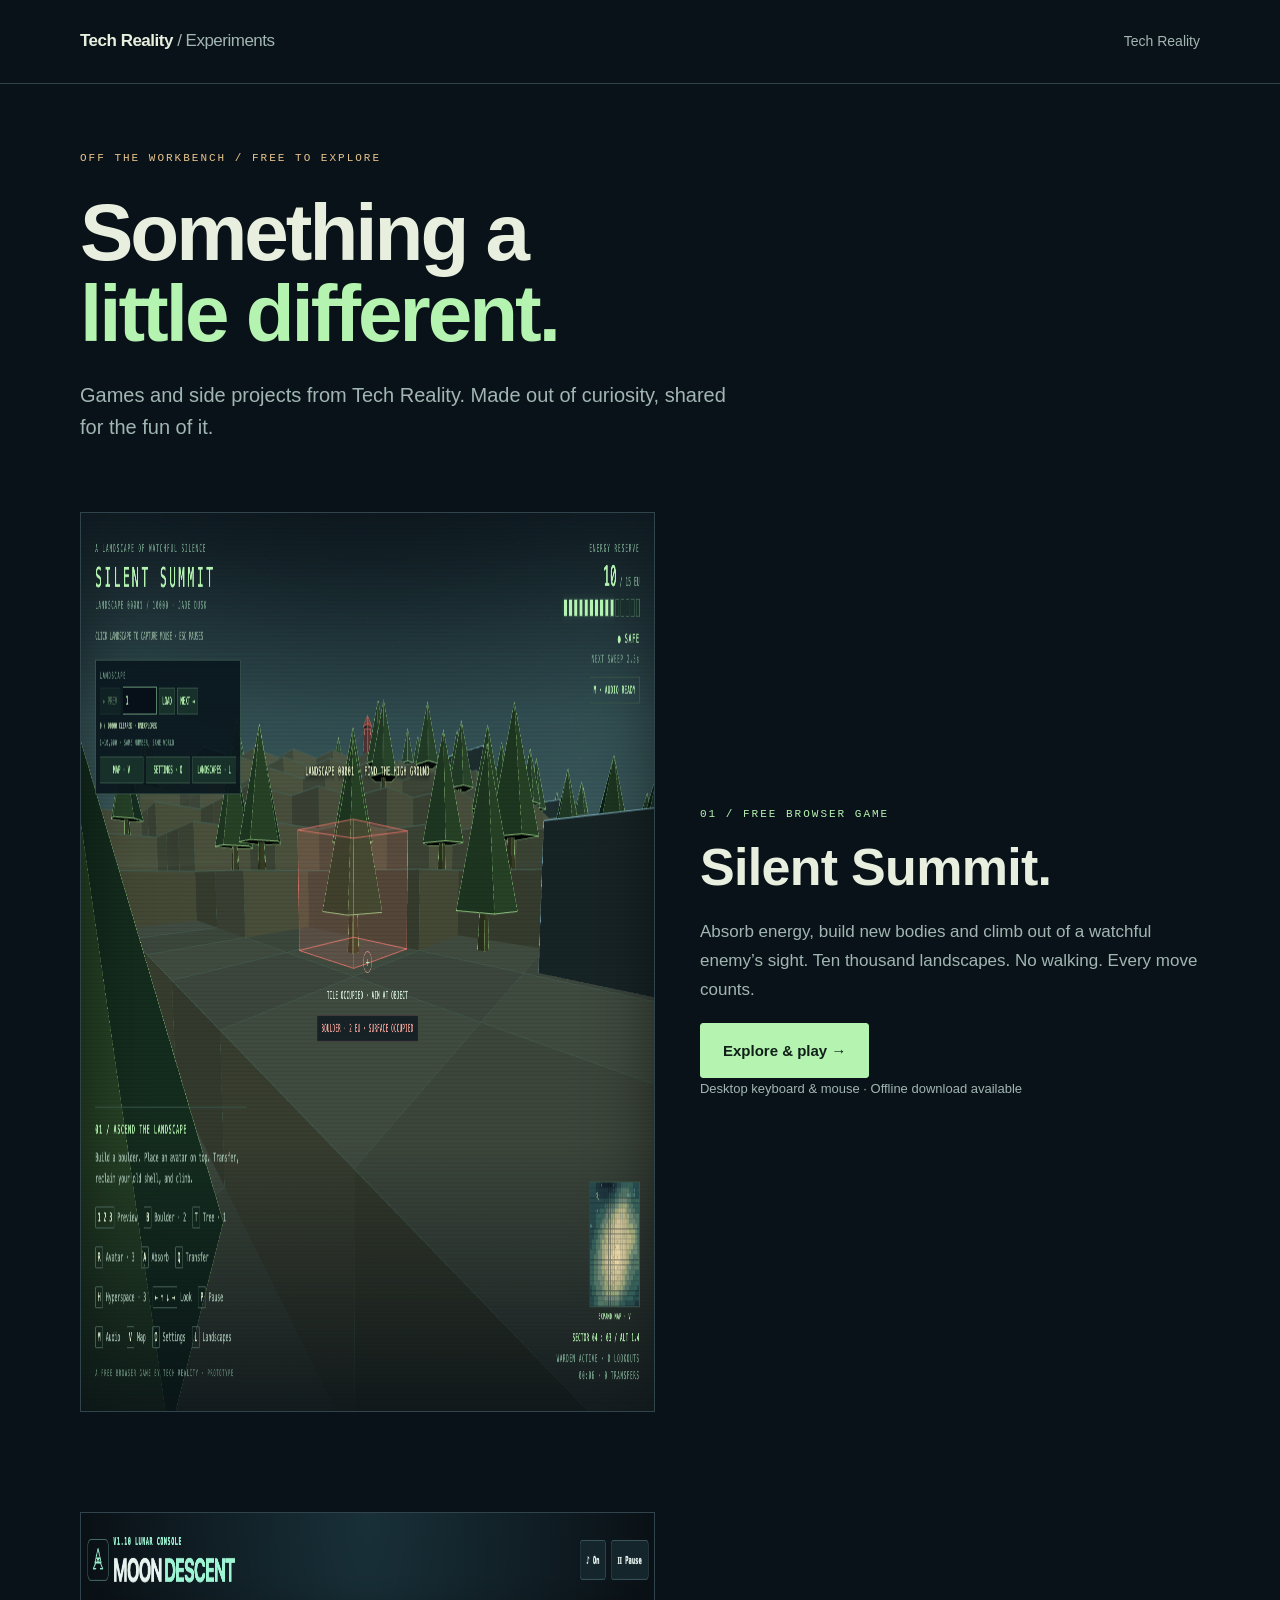
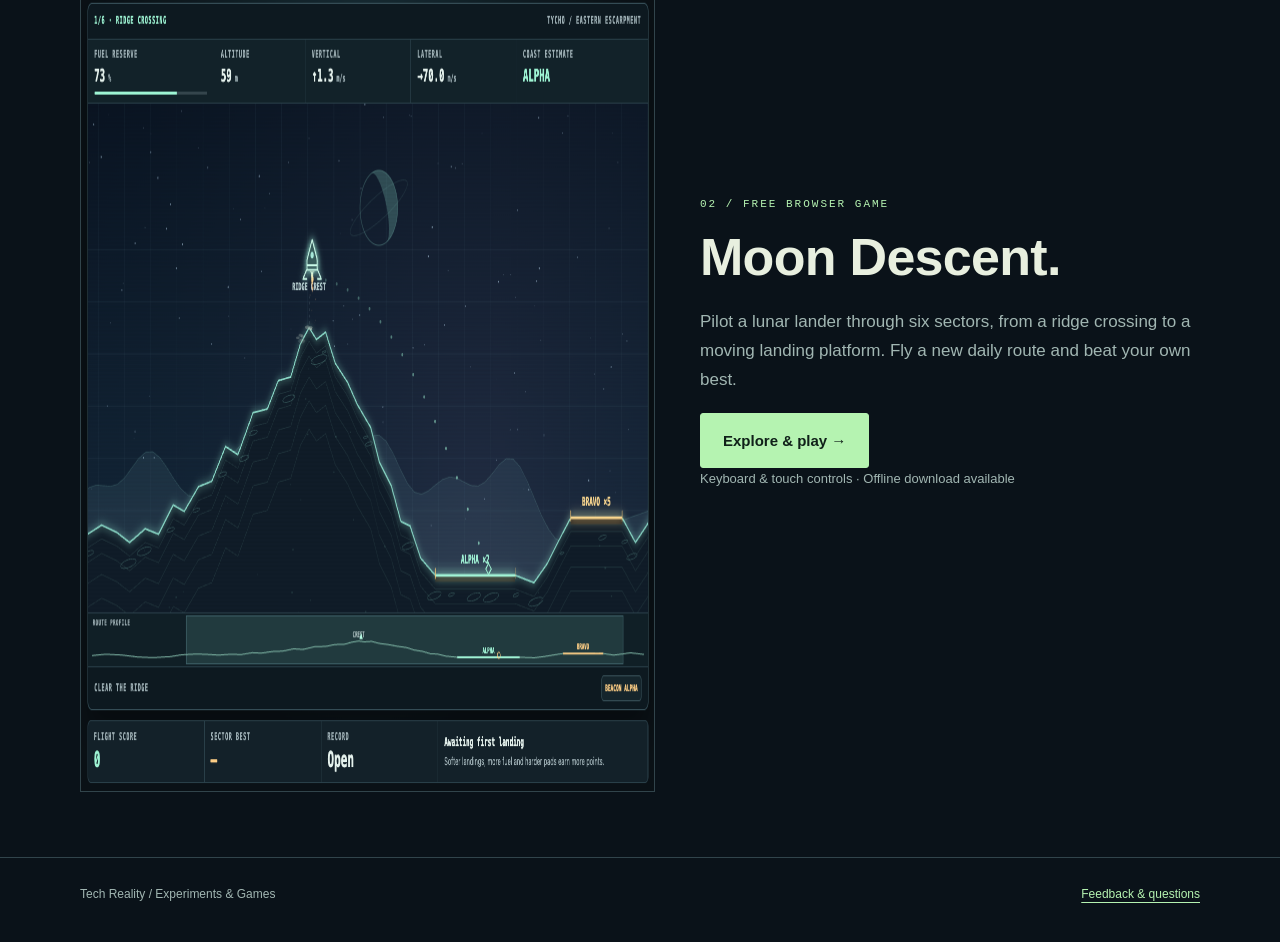
<file: docs/index.html>
<!doctype html>
<html lang="en-GB"><head><meta charset="utf-8"><meta name="viewport" content="width=device-width,initial-scale=1"><title>Experiments &amp; Games | Tech Reality</title><meta name="description" content="Free games and side projects from Tech Reality. Play Silent Summit or fly a lunar landing mission in Moon Descent."><meta name="theme-color" content="#0a1219"><link rel="canonical" href="https://tech-reality.github.io/games/"><link rel="stylesheet" href="silent-summit/page.css"><meta property="og:title" content="Experiments &amp; Games | Tech Reality"><meta property="og:description" content="Something a little different. Free games and side projects from Tech Reality."><meta property="og:type" content="website"><meta property="og:url" content="https://tech-reality.github.io/games/"><meta property="og:image" content="https://tech-reality.github.io/games/silent-summit/landscape.png"><meta name="twitter:card" content="summary_large_image"></head><body>
<a class="skip" href="#main">Skip to content</a><header><div class="wrap"><a class="brand" href="./">Tech Reality <span>/ Experiments</span></a><nav aria-label="Main"><a href="https://tech-reality.co.uk">Tech Reality</a></nav></div></header>
<main id="main" class="wrap"><section class="intro"><div class="eyebrow">Off the workbench / Free to explore</div><h1 class="hub-title" style="margin-top:24px">Something a<br><em>little different.</em></h1><p class="lead hub-copy">Games and side projects from Tech Reality. Made out of curiosity, shared for the fun of it.</p></section>
<article class="feature"><a href="silent-summit/" aria-label="Explore the Silent Summit browser game"><img src="silent-summit/landscape.png" width="1440" height="900" alt="Silent Summit prototype showing a terraced 3D landscape with trees and a distant watcher."></a><div><div class="mono">01 / Free browser game</div><h2>Silent Summit.</h2><p class="muted">Absorb energy, build new bodies and climb out of a watchful enemy’s sight. Ten thousand landscapes. No walking. Every move counts.</p><div class="actions"><a class="button" href="silent-summit/">Explore &amp; play →</a></div><p class="fine">Desktop keyboard &amp; mouse · Offline download available</p></div></article>
<article class="feature"><a href="moon-descent/" aria-label="Explore the Moon Descent browser game"><img src="moon-descent/flight.png" width="1144" height="880" loading="lazy" alt="Moon Descent's lunar lander flying over a ridge with its flight instruments and route profile."></a><div><div class="mono">02 / Free browser game</div><h2>Moon Descent.</h2><p class="muted">Pilot a lunar lander through six sectors, from a ridge crossing to a moving landing platform. Fly a new daily route and beat your own best.</p><div class="actions"><a class="button" href="moon-descent/">Explore &amp; play →</a></div><p class="fine">Keyboard &amp; touch controls · Offline download available</p></div></article>
</main>
<footer><div class="wrap"><span>Tech Reality / Experiments &amp; Games</span><a href="mailto:support@tech-reality.co.uk">Feedback &amp; questions</a></div></footer></body></html>
</file>
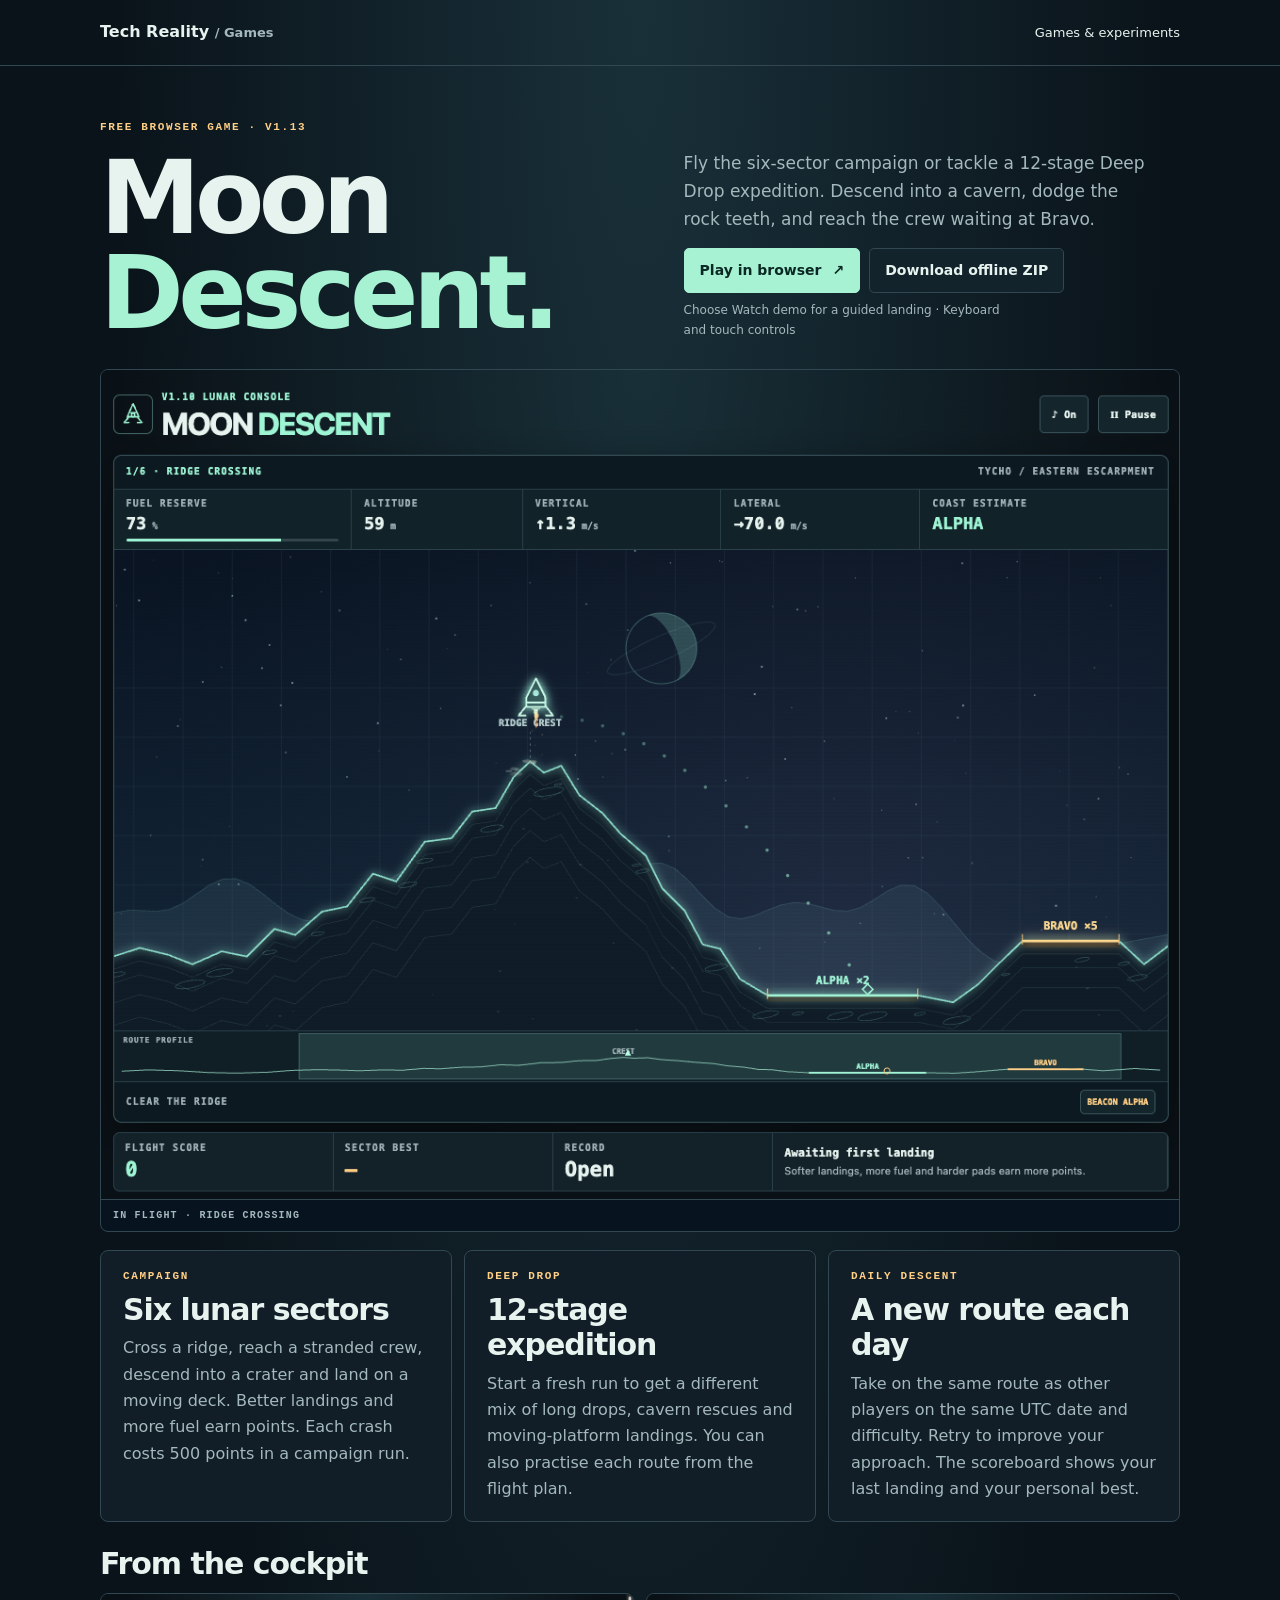
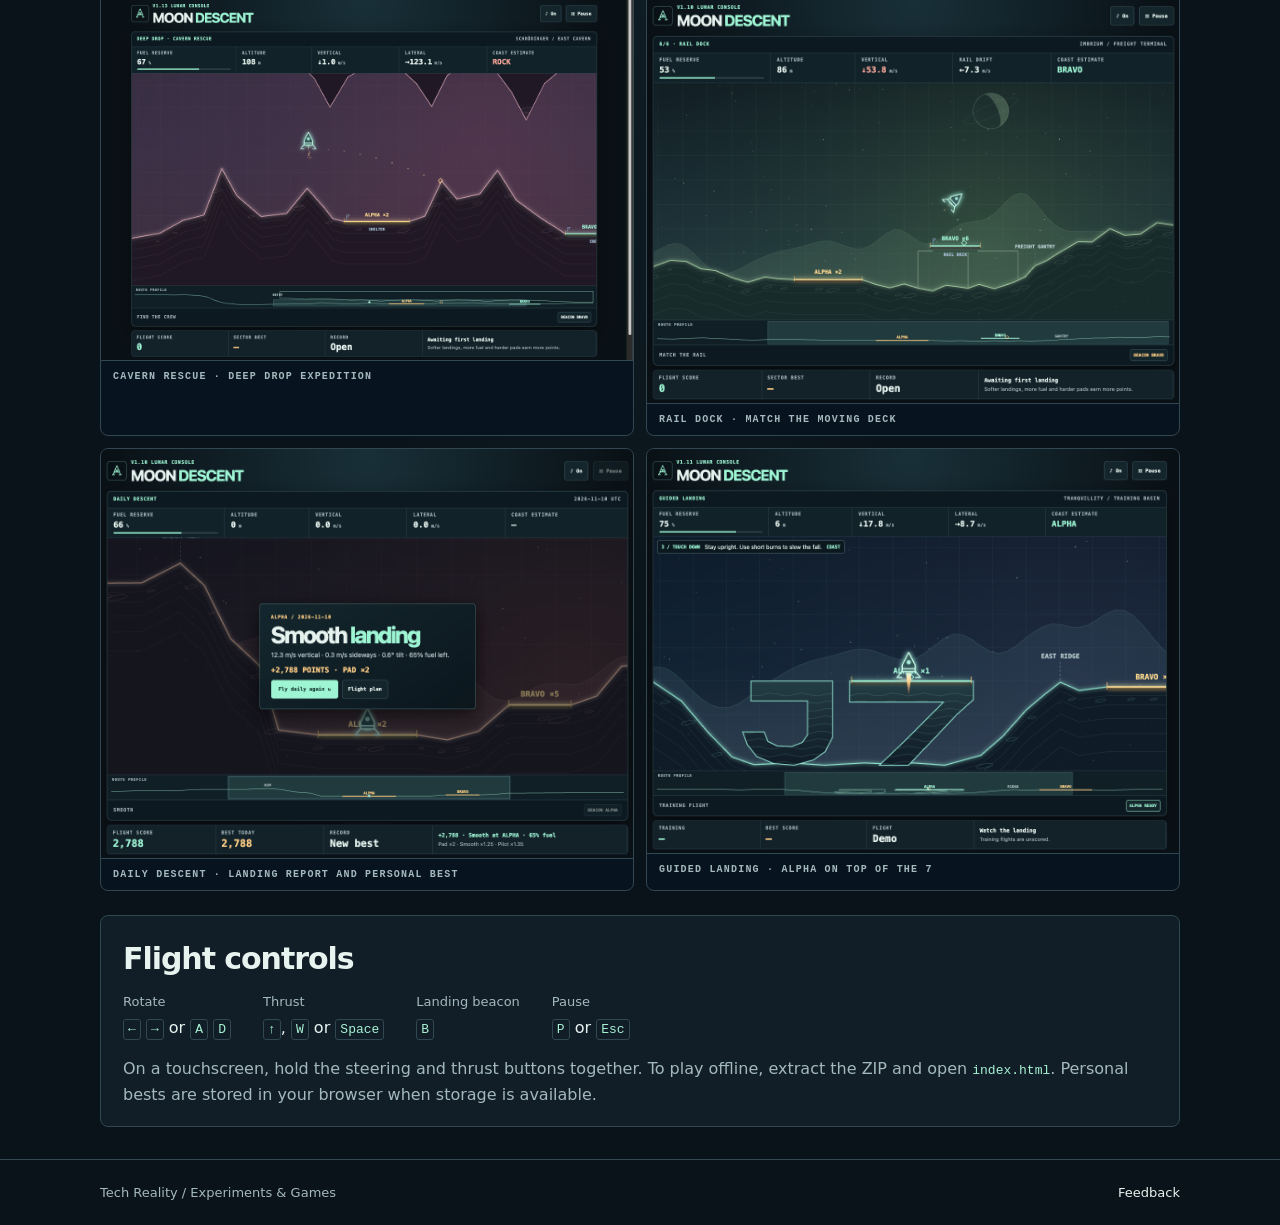
<file: docs/moon-descent/index.html>
<!doctype html>
<html lang="en-GB">
<head>
  <meta charset="utf-8">
  <meta name="viewport" content="width=device-width,initial-scale=1">
  <meta name="theme-color" content="#0a131a">
  <title>Moon Descent — a free lunar landing game | Tech Reality</title>
  <meta name="description" content="Fly six lunar sectors, take on a 12-stage Deep Drop expedition, or try a new route each day. Play Moon Descent in your browser or download it for offline play.">
  <link rel="canonical" href="https://tech-reality.github.io/games/moon-descent/">
  <link rel="stylesheet" href="page.css">
  <meta property="og:type" content="website">
  <meta property="og:title" content="Moon Descent | Tech Reality">
  <meta property="og:description" content="Fly a 12-stage expedition through lunar shafts and caverns, or try a new route each day.">
  <meta property="og:url" content="https://tech-reality.github.io/games/moon-descent/">
  <meta property="og:image" content="https://tech-reality.github.io/games/moon-descent/flight.png">
  <meta name="twitter:card" content="summary_large_image">
</head>
<body>
  <a class="skip" href="#main">Skip to content</a>
  <header>
    <div class="wrap masthead">
      <a class="brand" href="https://tech-reality.github.io/games/">Tech Reality <span>/ Games</span></a>
      <nav aria-label="Main"><a href="https://tech-reality.github.io/games/">Games &amp; experiments</a></nav>
    </div>
  </header>
  <main class="wrap" id="main">
    <section class="hero" aria-labelledby="title">
      <div class="kicker">Free browser game · v1.13</div>
      <div class="intro">
        <h1 id="title">Moon <em>Descent.</em></h1>
        <div>
          <p>Fly the six-sector campaign or tackle a 12-stage Deep Drop expedition. Descend into a cavern, dodge the rock teeth, and reach the crew waiting at Bravo.</p>
          <div class="actions">
            <a class="button" href="play.html">Play in browser <span aria-hidden="true">↗</span></a>
            <a class="button secondary" href="moon-descent-v1.13.zip" download>Download offline ZIP</a>
          </div>
          <p class="fine">Choose Watch demo for a guided landing · Keyboard and touch controls</p>
        </div>
      </div>
      <figure>
        <img src="flight.png" width="1144" height="880" alt="Moon Descent gameplay showing the lander clearing a ridge, with live flight instruments and the route profile.">
        <figcaption>In flight · Ridge Crossing</figcaption>
      </figure>
    </section>
    <section class="briefing" aria-label="Flight briefing">
      <article>
        <p class="kicker">Campaign</p>
        <h2>Six lunar sectors</h2>
        <p>Cross a ridge, reach a stranded crew, descend into a crater and land on a moving deck. Better landings and more fuel earn points. Each crash costs 500 points in a campaign run.</p>
      </article>
      <article>
        <p class="kicker">Deep Drop</p>
        <h2>12-stage expedition</h2>
        <p>Start a fresh run to get a different mix of long drops, cavern rescues and moving-platform landings. You can also practise each route from the flight plan.</p>
      </article>
      <article>
        <p class="kicker">Daily Descent</p>
        <h2>A new route each day</h2>
        <p>Take on the same route as other players on the same UTC date and difficulty. Retry to improve your approach. The scoreboard shows your last landing and your personal best.</p>
      </article>
    </section>
    <section class="gallery" aria-labelledby="gallery-title">
      <h2 id="gallery-title">From the cockpit</h2>
      <div class="gallery-grid">
        <figure>
          <a href="cavern-rescue.png"><img src="cavern-rescue.png" width="1280" height="880" loading="lazy" alt="The lander flying right between stalactites and stalagmites toward the crew pad in Cavern Rescue."></a>
          <figcaption>Cavern Rescue · Deep Drop expedition</figcaption>
        </figure>
        <figure>
          <a href="rail-dock.png"><img src="rail-dock.png" width="1144" height="880" loading="lazy" alt="The lander approaching Bravo’s moving deck in Rail Dock, with rail drift shown in the flight instruments."></a>
          <figcaption>Rail Dock · Match the moving deck</figcaption>
        </figure>
        <figure>
          <a href="daily-descent.png"><img src="daily-descent.png" width="1144" height="880" loading="lazy" alt="A successful Daily Descent landing with the points, pad multiplier, fuel left and daily best on screen."></a>
          <figcaption>Daily Descent · Landing report and personal best</figcaption>
        </figure>
        <figure>
          <a href="guided-landing.png"><img src="guided-landing.png" width="1160" height="880" loading="lazy" alt="J and 7 form two lunar rock formations. The lander descends onto Alpha, on top of the 7."></a>
          <figcaption>Guided landing · Alpha on top of the 7</figcaption>
        </figure>
      </div>
    </section>
    <section class="essentials" aria-labelledby="controls">
      <h2 id="controls">Flight controls</h2>
      <dl>
        <div><dt>Rotate</dt><dd><kbd>←</kbd> <kbd>→</kbd> or <kbd>A</kbd> <kbd>D</kbd></dd></div>
        <div><dt>Thrust</dt><dd><kbd>↑</kbd>, <kbd>W</kbd> or <kbd>Space</kbd></dd></div>
        <div><dt>Landing beacon</dt><dd><kbd>B</kbd></dd></div>
        <div><dt>Pause</dt><dd><kbd>P</kbd> or <kbd>Esc</kbd></dd></div>
      </dl>
      <p>On a touchscreen, hold the steering and thrust buttons together. To play offline, extract the ZIP and open <code>index.html</code>. Personal bests are stored in your browser when storage is available.</p>
    </section>
  </main>
  <footer><div class="wrap masthead"><span>Tech Reality / Experiments &amp; Games</span><a href="mailto:support@tech-reality.co.uk">Feedback</a></div></footer>
</body>
</html>
</file>
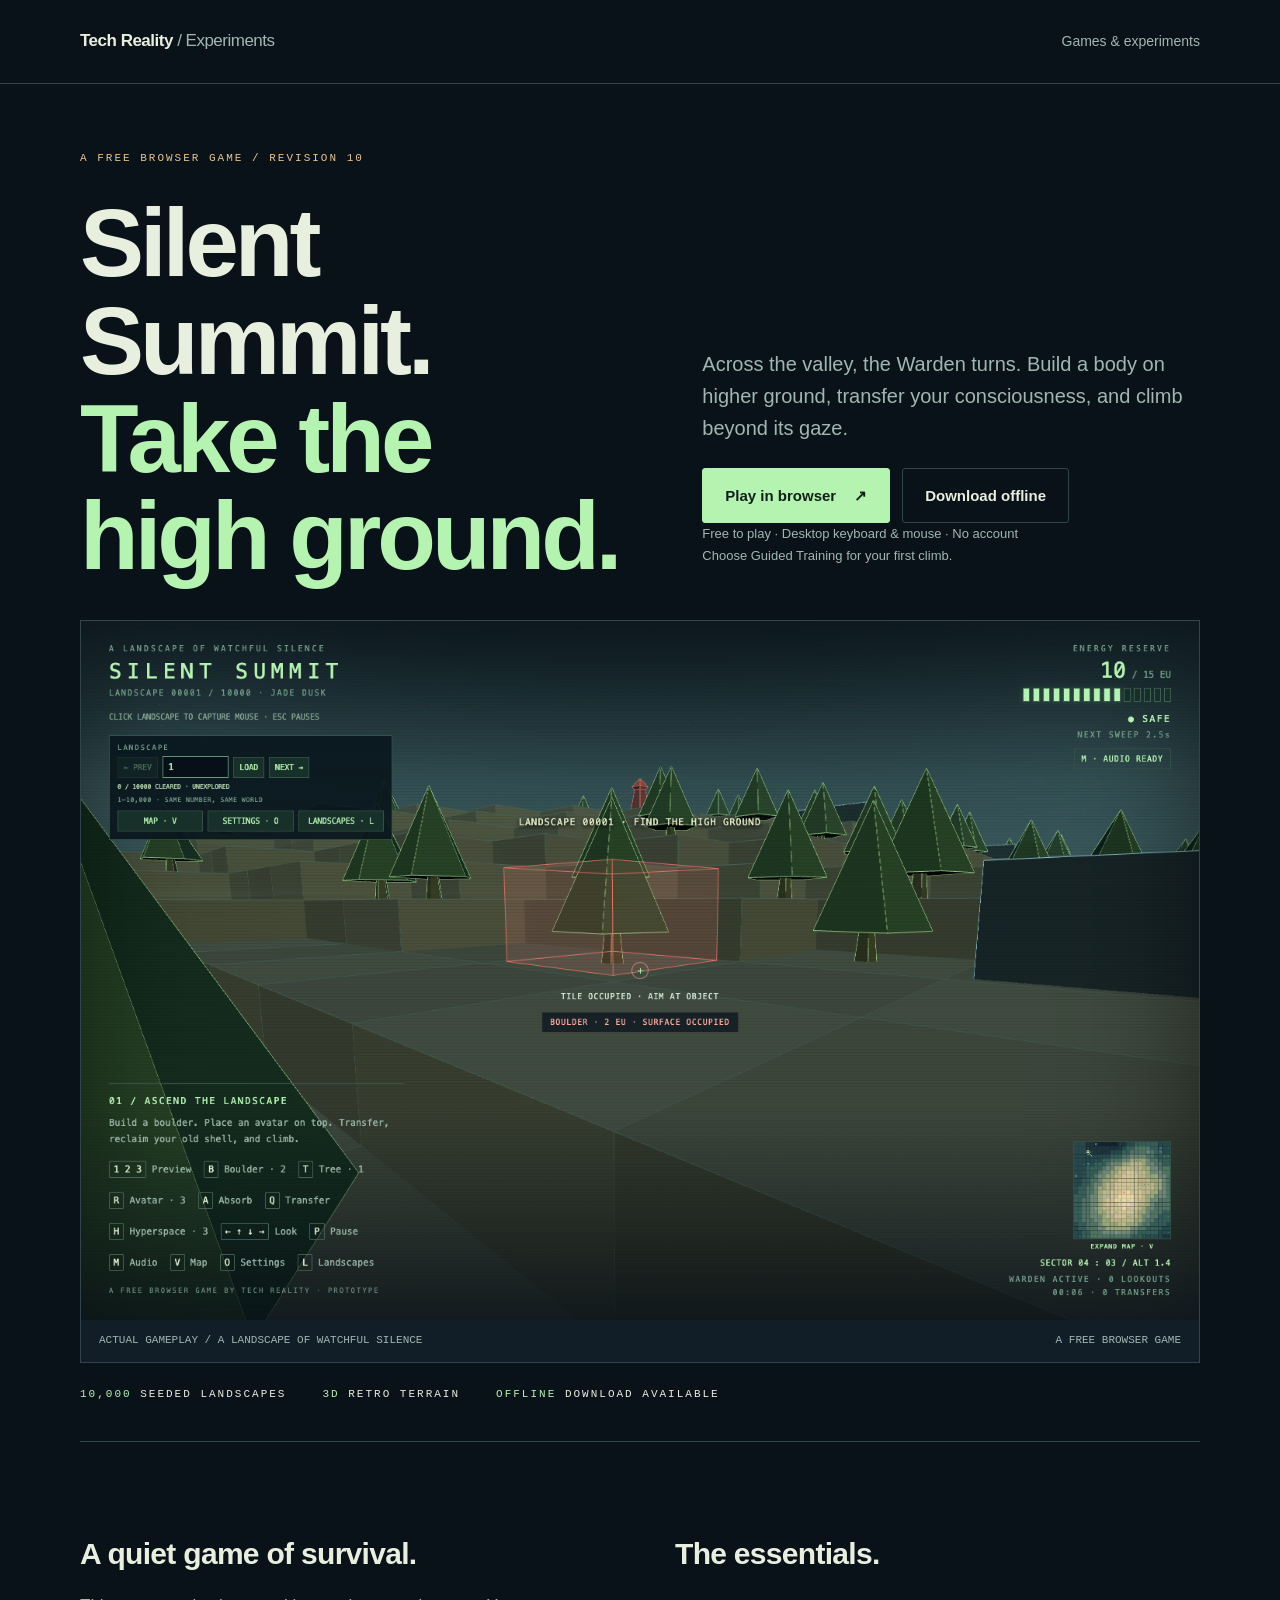
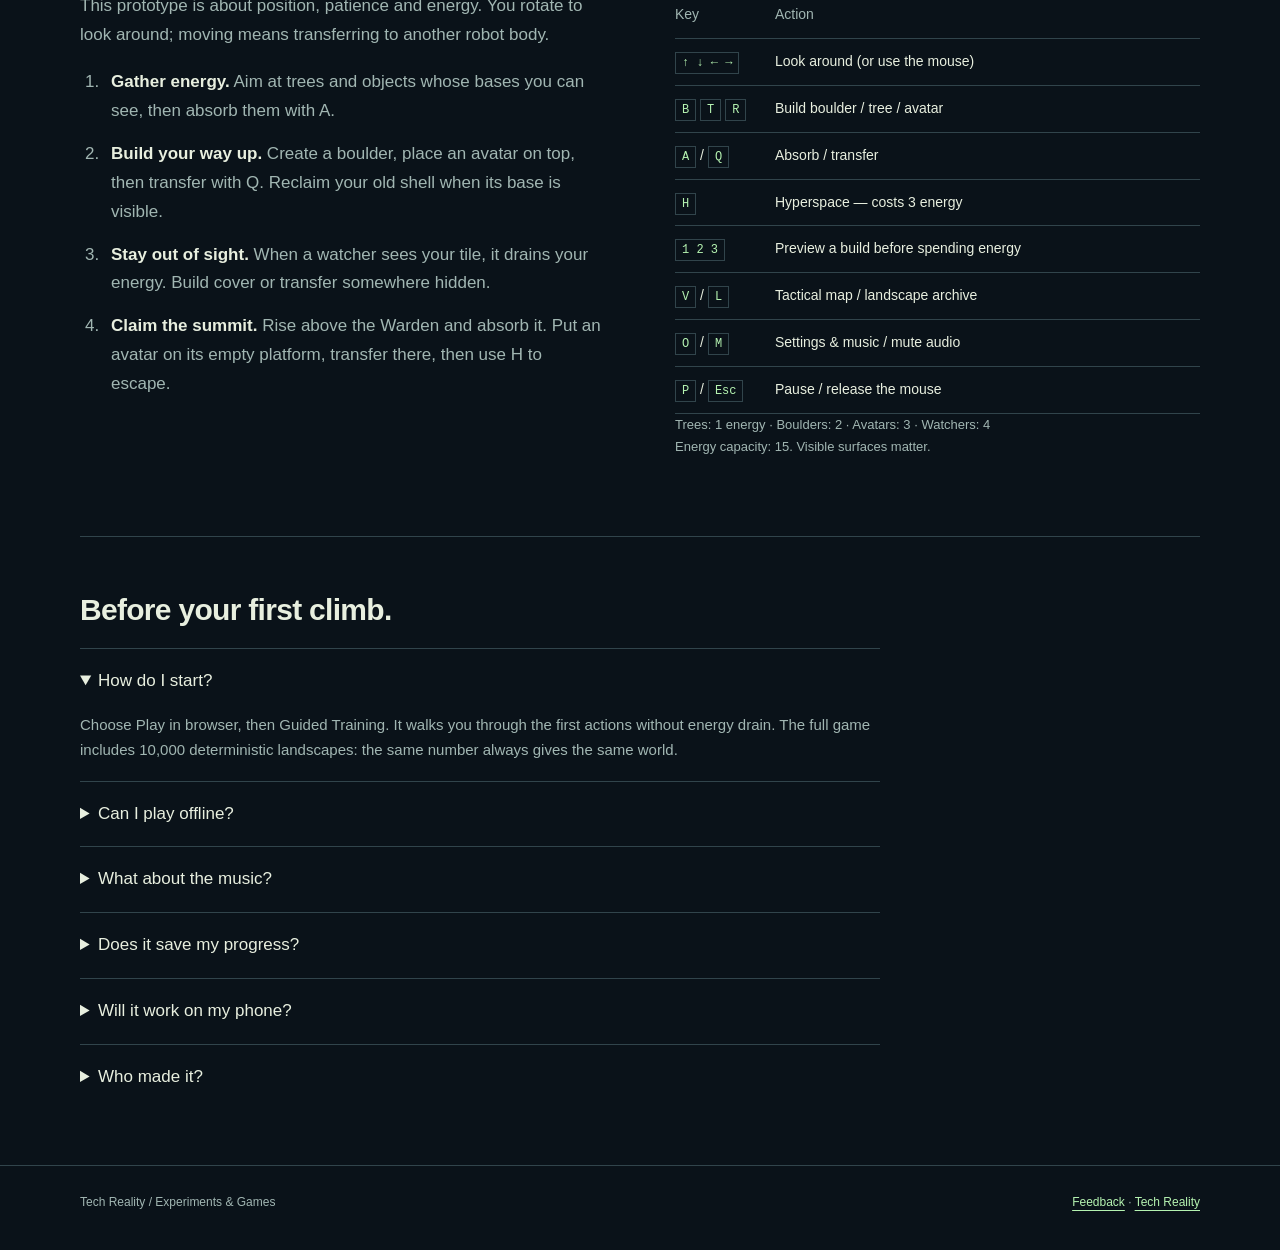
<file: docs/silent-summit/index.html>
<!doctype html>
<html lang="en-GB">
<head>
<meta charset="utf-8"><meta name="viewport" content="width=device-width,initial-scale=1">
<title>Silent Summit — a free browser game | Tech Reality</title>
<meta name="description" content="Take the high ground in Silent Summit, a free 3D browser game. Build, transfer and climb through 10,000 landscapes, in your browser or offline.">
<link rel="canonical" href="https://tech-reality.github.io/games/silent-summit/">
<meta name="theme-color" content="#0a1219">
<meta property="og:type" content="website"><meta property="og:title" content="Silent Summit — take the high ground">
<meta property="og:description" content="A free browser game. 10,000 landscapes. One watchful enemy.">
<meta property="og:url" content="https://tech-reality.github.io/games/silent-summit/">
<meta property="og:image" content="https://tech-reality.github.io/games/silent-summit/landscape.png"><meta name="twitter:card" content="summary_large_image">
<link rel="stylesheet" href="page.css">
</head>
<body>
<a class="skip" href="#main">Skip to content</a>
<header><div class="wrap"><a class="brand" href="../">Tech Reality <span>/ Experiments</span></a><nav aria-label="Main"><a href="../">Games &amp; experiments</a></nav></div></header>
<main id="main" class="wrap">
<section class="intro"><div class="eyebrow">A free browser game / Revision 10</div>
<div class="hero"><h1>Silent Summit.<br><em>Take the<br>high ground.</em></h1><div><p class="lead">Across the valley, the Warden turns. Build a body on higher ground, transfer your consciousness, and climb beyond its gaze.</p><div class="actions"><a class="button" href="silent-summit.html">Play in browser <span aria-hidden="true">↗</span></a><a class="button secondary" href="silent-summit.zip" download>Download offline</a></div><p class="fine">Free to play · Desktop keyboard &amp; mouse · No account<br>Choose Guided Training for your first climb.</p></div></div>
<figure><img src="landscape.png" width="1440" height="900" alt="Actual game view: stepped mountain terraces, trees and a distant Warden, with an energy meter and tactical map."><figcaption><span>ACTUAL GAMEPLAY / A LANDSCAPE OF WATCHFUL SILENCE</span><span>A FREE BROWSER GAME</span></figcaption></figure>
<div class="facts mono"><div><span>10,000</span> seeded landscapes</div><div><span>3D</span> retro terrain</div><div><span>Offline</span> download available</div></div></section>
<section class="content" aria-labelledby="how"><div><h2 id="how">A quiet game of survival.</h2><p class="muted">This prototype is about position, patience and energy. You rotate to look around; moving means transferring to another robot body.</p><ol><li><strong>Gather energy.</strong> Aim at trees and objects whose bases you can see, then absorb them with A.</li><li><strong>Build your way up.</strong> Create a boulder, place an avatar on top, then transfer with Q. Reclaim your old shell when its base is visible.</li><li><strong>Stay out of sight.</strong> When a watcher sees your tile, it drains your energy. Build cover or transfer somewhere hidden.</li><li><strong>Claim the summit.</strong> Rise above the Warden and absorb it. Put an avatar on its empty platform, transfer there, then use H to escape.</li></ol></div><div><h2>The essentials.</h2><table><thead><tr><th scope="col">Key</th><th scope="col">Action</th></tr></thead><tbody><tr><td><kbd>↑ ↓ ← →</kbd></td><td>Look around (or use the mouse)</td></tr><tr><td><kbd>B</kbd> <kbd>T</kbd> <kbd>R</kbd></td><td>Build boulder / tree / avatar</td></tr><tr><td><kbd>A</kbd> / <kbd>Q</kbd></td><td>Absorb / transfer</td></tr><tr><td><kbd>H</kbd></td><td>Hyperspace — costs 3 energy</td></tr><tr><td><kbd>1 2 3</kbd></td><td>Preview a build before spending energy</td></tr><tr><td><kbd>V</kbd> / <kbd>L</kbd></td><td>Tactical map / landscape archive</td></tr><tr><td><kbd>O</kbd> / <kbd>M</kbd></td><td>Settings &amp; music / mute audio</td></tr><tr><td><kbd>P</kbd> / <kbd>Esc</kbd></td><td>Pause / release the mouse</td></tr></tbody></table><p class="fine">Trees: 1 energy · Boulders: 2 · Avatars: 3 · Watchers: 4<br>Energy capacity: 15. Visible surfaces matter.</p></div></section>
<section class="details" aria-labelledby="before"><h2 id="before">Before your first climb.</h2><details open><summary>How do I start?</summary><p>Choose Play in browser, then Guided Training. It walks you through the first actions without energy drain. The full game includes 10,000 deterministic landscapes: the same number always gives the same world.</p></details><details><summary>Can I play offline?</summary><p>Yes. Download the ZIP, unzip it, and open silent-summit.html in Safari or Chrome. The game engine and sound effects are included. You can keep the file and play without an internet connection.</p></details><details><summary>What about the music?</summary><p>The public edition includes procedural sound effects. To add music, open Settings (O) and choose an audio file from your device. It loops during play, pauses with the game, and is never uploaded. Choose it again after reloading. No music is bundled with this edition.</p></details><details><summary>Does it save my progress?</summary><p>Completed landscapes, personal records and settings are saved in this browser when browser storage is available. There is no account or online leaderboard. Clearing browser data can remove these records; the downloaded edition has separate progress.</p></details><details><summary>Will it work on my phone?</summary><p>This prototype is designed for a desktop or laptop with a keyboard and mouse or trackpad. The information page works on a phone; touch gameplay is not supported. The game needs WebGL graphics enabled.</p></details><details><summary>Who made it?</summary><p>This is a prototype from Gordon at Tech Reality, made with AI coding assistance and Three.js. Three.js is used under the MIT licence; its notice is included in the game file.</p></details></section>

</main><footer><div class="wrap"><span>Tech Reality / Experiments &amp; Games</span><span><a href="mailto:support@tech-reality.co.uk">Feedback</a> · <a href="https://tech-reality.co.uk">Tech Reality</a></span></div></footer>
</body></html>
</file>
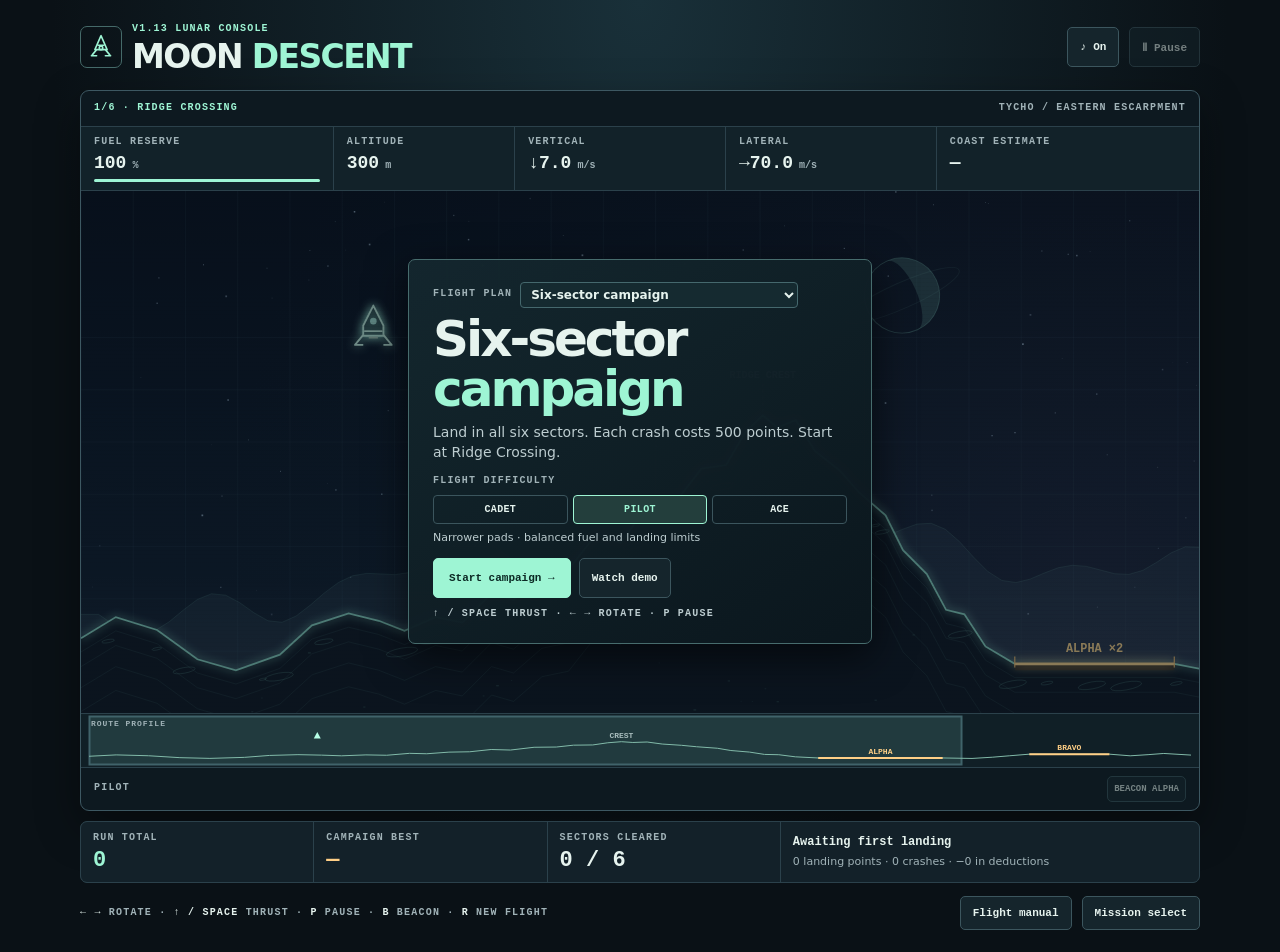
<file: docs/moon-descent/play.html>
<!doctype html>
<html lang="en">
<head>
  <meta charset="utf-8">
  <meta name="viewport" content="width=device-width, initial-scale=1">
  <meta name="theme-color" content="#0a1116">
  <meta name="description" content="Moon Descent v1.13. A lunar landing campaign with a live scoreboard and daily route.">
  <title>Moon Descent v1.13 · Campaign and Daily Descent</title>
  <style>
    :root {
      color-scheme:dark;
      --ink:#e6f3ee; --muted:#a1b3b8; --mint:#9ef5d4; --gold:#ffcf86;
      --danger:#ffab9d; --line:#2b414b; --base:#0a1116;
      --mono:ui-monospace, Menlo, Consolas, monospace;
    }
    *, *::before, *::after { box-sizing:border-box; }
    [hidden] { display:none !important; }
    html { background:var(--base); }
    body { margin:0; color:var(--ink); font:15px system-ui,sans-serif; background:radial-gradient(ellipse at top,#193039 0%,transparent 65%); }
    .app { width:min(1120px,calc(100% - 40px)); margin:auto; padding:22px 0; }
    header, .identity, .actions, .readout, footer { display:flex; align-items:center; }
    header, .readout, footer { justify-content:space-between; gap:12px; }
    header { margin-bottom:17px; }
    .identity, .actions { gap:10px; }
    .identity svg { width:42px; height:42px; padding:6px; border:1px solid #456a69; border-radius:7px; color:var(--mint); flex:none; }
    .micro { color:var(--muted); font:600 10px/1.45 var(--mono); letter-spacing:.12em; text-transform:uppercase; }
    .identity .micro, .accent { color:var(--mint); }
    h1 { font-size:clamp(21px,3vw,33px); line-height:1; letter-spacing:-.05em; margin:3px 0 0; }
    button { font:700 11px var(--mono); color:var(--ink); border:1px solid #3c565e; background:#15252c; border-radius:5px; padding:0 12px; min-height:40px; cursor:pointer; }
    button:hover:not(:disabled) { border-color:var(--mint); }
    button:focus-visible { outline:2px solid var(--gold); outline-offset:2px; }
    button:disabled { opacity:.48; cursor:default; }
    .console { border:1px solid #3d5862; border-radius:9px; overflow:hidden; box-shadow:0 16px 44px #0006; background:#0d1920; }
    .readout { padding:8px 13px; min-height:35px; }
    .readout b { color:var(--mint); font-weight:600; }
    .readout span { text-align:right; }
    .hud { display:grid; grid-template-columns:1.2fr .86fr 1fr 1fr 1.25fr; gap:1px; border-block:1px solid var(--line); background:var(--line); }
    .stat { min-width:0; padding:8px 13px; background:#122229; }
    .stat-value { margin-top:3px; font:600 18px/1.25 var(--mono); font-variant-numeric:tabular-nums; white-space:nowrap; }
    .stat small { color:var(--muted); font-size:10px; }
    .stat-value.warning, #status.warning { color:var(--danger); }
    .stat-value.good { color:var(--mint); }
    .fuel-track { background:#34454c; height:3px; border-radius:2px; margin-top:4px; overflow:hidden; }
    #fuelFill { width:100%; height:100%; background:var(--mint); }
    #fuelFill.low { background:var(--danger); }
    .viewport { position:relative; background:#081320; }
    #game { display:block; width:100%; height:clamp(400px,58vh,660px); }
    .demo-coach { position:absolute; z-index:1; inset:8px 8px auto; width:fit-content; max-width:calc(100% - 16px);
      display:flex; flex-wrap:wrap; align-items:center; gap:4px 10px; padding:6px 9px; border:1px solid #567077;
      border-radius:5px; background:#0b181ff2; color:var(--ink); font-size:12px; pointer-events:none; }
    .demo-coach b { color:var(--mint); font:700 10px var(--mono); }
    .viewport::after { content:""; position:absolute; inset:0; pointer-events:none; opacity:.22; background:repeating-linear-gradient(transparent 0 3px,#050a1160 4px); }
    .overlay { position:absolute; inset:0; display:grid; place-items:center; z-index:1; padding:10px; overflow:auto; background:#050c1577; }
    .overlay-panel { width:min(100%,464px); padding:22px 24px; background:linear-gradient(145deg,#14272ef8,#0b161df7); border:1px solid #476c6d; border-radius:7px; box-shadow:0 12px 40px #0009; }
    .overlay h2 { margin:6px 0 8px; font-size:clamp(30px,5vw,50px); line-height:1; letter-spacing:-.06em; }
    h2 em { color:var(--mint); font-style:normal; }
    .overlay p { color:#bdcdd0; font-size:14px; line-height:1.45; margin:0 0 12px; }
    #overlayLabel, .result { color:var(--gold); }
    .result { font:700 16px var(--mono); margin-bottom:12px; }
    .overlay .micro:last-child { margin:9px 0 0; font-size:10px; }
    .overlay-actions { display:flex; gap:8px; flex-wrap:wrap; }
    .primary { background:var(--mint); color:#0b2924; border-color:var(--mint); padding-inline:15px; }
    .primary:hover { background:#d1ffeb; }
    #missionPicker { display:flex; align-items:center; gap:8px; margin:0 0 6px; }
    #missionSelect { min-width:0; max-width:100%; border:1px solid #45686d; background:#152a30;
      border-radius:4px; color:var(--ink); padding:4px 6px; font:600 12px system-ui,sans-serif; }
    #missionSelect:focus-visible { outline:2px solid var(--gold); }
    #beaconBtn { min-height:26px; padding:0 6px; font-size:9px; white-space:nowrap; }
    #beaconBtn[data-signal="aligned"] { color:var(--mint); border-color:var(--mint); }
    #beaconBtn[data-signal="approach"] { color:var(--gold); }
    .difficulty { padding:0; margin:0 0 12px; border:0; }
    .difficulty legend { padding:0; margin-bottom:6px; }
    .difficulty-options { display:grid; grid-template-columns:repeat(3,1fr); gap:5px; }
    .difficulty label { display:block; position:relative; cursor:pointer; }
    .difficulty input { position:absolute; opacity:0; }
    .difficulty label span { display:block; border:1px solid #3b555d; border-radius:4px; padding:8px 3px; text-align:center; font:700 10px var(--mono); letter-spacing:.035em; }
    .difficulty input:checked + span { border-color:var(--mint); color:var(--mint); background:#233e3c; }
    .difficulty input:focus-visible + span { outline:2px solid var(--gold); outline-offset:2px; }
    #difficultyNote { margin:6px 0 0; font-size:11px; }
    .route-map { position:relative; border-top:1px solid var(--line); background:#101f26; }
    .route-map canvas { display:block; width:100%; height:53px; }
    .route-label { position:absolute; left:10px; top:4px; pointer-events:none; font-size:8px; }
    .mission-strip { border-top:1px solid var(--line); }
    .mission-strip b { color:var(--gold); }
    .score-compact { display:none; }
    .scoreboard { margin-top:10px; display:grid; grid-template-columns:repeat(3,minmax(0,1fr)) minmax(220px,1.8fr);
      gap:1px; overflow:hidden; border:1px solid var(--line); border-radius:7px; background:var(--line); }
    .score-meter, .score-detail { padding:9px 12px; background:#132129; min-width:0; }
    .score-meter strong { display:block; margin-top:3px; font:700 clamp(16px,2vw,22px)/1.15 var(--mono);
      font-variant-numeric:tabular-nums; overflow-wrap:anywhere; }
    .score-meter:nth-child(1) strong { color:var(--mint); }
    .score-meter:nth-child(2) strong { color:var(--gold); }
    .score-detail { display:flex; flex-direction:column; justify-content:center; gap:3px; }
    #scoreEvent { color:var(--ink); font:650 12px/1.4 var(--mono); }
    #scoreEvent[data-outcome="landed"] { color:var(--mint); }
    #scoreEvent[data-outcome="crashed"] { color:var(--danger); }
    #scoreNote { color:var(--muted); font:11px/1.4 system-ui,sans-serif; }
    @media (max-width:720px), (any-pointer:coarse) { .score-compact { display:inline; } }
    @media (max-width:720px) {
      .scoreboard { grid-template-columns:repeat(3,minmax(0,1fr)); }
      .score-meter, .score-detail { padding:8px; }
      .score-meter .micro { font-size:8px; letter-spacing:.06em; }
      .score-detail { grid-column:1 / -1; }
    }
    .touch-controls { display:none; gap:8px; margin-top:9px; touch-action:none; user-select:none; }
    .touch-button { flex:1; min-height:57px; font-size:14px; touch-action:none; -webkit-tap-highlight-color:transparent; }
    .touch-button span { display:block; margin-top:3px; font-size:9px; }
    .touch-button.thrust { flex:1.3; color:var(--mint); background:#183631; }
    .touch-button.active { background:#326657; }
    footer { margin-top:13px; flex-wrap:wrap; }
    footer .actions button { min-height:34px; }
    kbd { color:var(--ink); font:inherit; }
    @media (max-width:720px) {
      .app { width:calc(100% - 18px); padding:10px 0; }
      header { margin-bottom:9px; }
      .identity, .actions { gap:5px; }
      .identity svg { width:33px; height:33px; }
      header button { padding:0 7px; }
      .readout { min-height:27px; padding:5px 7px; }
      .readout, .stat .micro { font-size:8px; letter-spacing:.055em; }
      .stat { padding:5px 4px; }
      .stat-value { font-size:13px; }
      .stat small { font-size:8px; }
      #game { height:clamp(300px,56svh,550px); }
      .overlay-panel { padding:12px; }
      .overlay p { font-size:12px; margin-bottom:8px; }
      .overlay h2 { margin:4px 0 6px; }
      .touch-controls { display:flex; }
      footer { margin-top:8px; }
      .keyboard-help { display:none; }
    }
    @media (max-width:360px) {
      .identity h1 { font-size:18px; }
      .identity .micro { font-size:8px; }
      header button { min-height:36px; font-size:10px; white-space:nowrap; }
    }
    @media (max-width:720px) and (max-height:650px) and (orientation:portrait) {
      #game { height:clamp(255px,calc(100svh - 296px),350px); }
      .route-map canvas { height:38px; }
      #missionPicker { margin-bottom:4px; }
      #missionPicker .micro { font-size:8px; }
      .overlay:has(#missionPicker:not([hidden])) h2 { font-size:25px; }
      .overlay:has(#missionPicker:not([hidden])) .difficulty { margin-bottom:8px; }
      .overlay:has(#missionPicker:not([hidden])) #difficultyNote { display:none; }
      #difficulty:not([hidden]) ~ #overlayHint { display:none; }
    }
    @media (any-pointer:coarse) { .touch-controls { display:flex; } #beaconBtn { min-height:32px; } }
    @media (max-height:520px) and (orientation:landscape) {
      .app { padding-top:6px; }
      header { margin-bottom:5px; }
      #game { height:max(235px,calc(100svh - 163px)); }
      .overlay-panel { padding:9px 12px; }
      .overlay h2 { font-size:26px; }
      .overlay p { font-size:11px; margin-bottom:6px; }
      .overlay .micro:last-child { display:none; }
      .touch-button { min-height:42px; }
    }
    @media (max-height:520px) and (orientation:landscape) and (any-pointer:coarse) {
      .app { display:grid; grid-template-columns:minmax(0,1fr) clamp(82px,16vw,120px); gap:6px 9px; }
      header, footer, .scoreboard { grid-column:1 / -1; margin:0; }
      #game { height:max(162px,calc(100svh - 211px)); }
      .readout { min-height:23px; padding:4px 7px; }
      .stat { padding:4px 6px; }
      .stat-value { font-size:14px; }
      .touch-controls { flex-direction:column; margin:0; }
      .touch-button, .touch-button.thrust { flex:1; }
      .route-map canvas { height:34px; }
      .keyboard-help { display:none; }
    }
  </style>
</head>
<body>
  <main class="app">
    <header>
      <div class="identity">
        <svg aria-hidden="true" viewBox="0 0 32 32" fill="none" stroke="currentColor" stroke-width="1.8" stroke-linecap="round" stroke-linejoin="round"><path d="M16 3 9 19h14L16 3ZM11 19l-5 6m15-6 5 6M5 26h6m10 0h6M13 14h6"/><circle cx="16" cy="17" r="2"/></svg>
        <div><div class="micro">v1.13 lunar console</div><h1>MOON <span class="accent">DESCENT</span></h1></div>
      </div>
      <div class="actions">
        <button id="soundBtn" aria-pressed="true" aria-label="Sound">♪ On</button>
        <button id="pauseBtn" title="Pause or resume (P)" disabled>Ⅱ Pause</button>
      </div>
    </header>
    <section class="console" aria-label="Moon Descent game">
      <div class="readout micro"><b id="sectorName">RIDGE CROSSING</b><span id="terrainName">TYCHO / EASTERN ESCARPMENT</span></div>
      <div class="hud" aria-label="Live flight instruments">
        <div class="stat"><div class="micro">Fuel reserve</div><div class="stat-value" id="fuelBox"><span id="fuel">100</span><small> %</small></div><div class="fuel-track"><div id="fuelFill"></div></div></div>
        <div class="stat"><div class="micro">Altitude</div><div class="stat-value"><span id="altitude">—</span><small> m</small></div></div>
        <div class="stat"><div class="micro" title="Vertical speed">Vertical</div><div class="stat-value" id="verticalBox"><span id="vertical">0.0</span><small> m/s</small></div></div>
        <div class="stat"><div class="micro" id="lateralLabel" title="Horizontal speed, relative to the deck on a rail approach">Lateral</div><div class="stat-value" id="horizontalBox"><span id="horizontal">0.0</span><small> m/s</small></div></div>
        <div class="stat"><div class="micro" title="Projected touchdown while coasting">Coast estimate</div><div class="stat-value" id="estimate">—</div></div>
      </div>
      <div class="viewport">
        <canvas id="game" tabindex="-1" aria-label="Lunar terrain, marked landing pads and player spacecraft">Moon Descent requires a browser with Canvas support.</canvas>
        <div class="demo-coach" id="demoCoach" hidden>
          <b id="demoStep"></b><span id="demoInstruction" role="status"></span><b id="demoInput"></b>
        </div>
        <div class="overlay" id="overlay">
          <div class="overlay-panel" role="dialog" aria-labelledby="overlayTitle">
            <div class="micro" id="overlayLabel"></div>
            <label id="missionPicker" hidden><span class="micro">Flight plan</span>
              <select id="missionSelect">
                <option value="campaign">Six-sector campaign</option>
                <option value="demo">Guided landing demo</option>
                <option value="daily">Daily Descent</option>
                <optgroup label="Deep Drop">
                  <option value="deepExpedition">Deep Drop expedition · 12 stages</option>
                  <option value="deep">Straight Shaft</option>
                  <option value="deepCavern">Cavern Rescue</option>
                  <option value="deepRail">Rail Cavern</option>
                </optgroup>
                <optgroup label="Practise a sector">
                <option value="ridge">Ridge Crossing</option>
                <option value="rescue">South Pole Rescue</option>
                <option value="crater">Crater Run</option>
                <option value="farside">Far Side Traverse</option>
                <option value="switchback">Switchback</option>
                <option value="rail">Rail Dock</option>
                </optgroup>
              </select>
            </label>
            <h2 id="overlayTitle"></h2>
            <p id="overlayDescription"></p>
            <div class="result" id="overlayResult" hidden></div>
            <fieldset class="difficulty" id="difficulty" hidden>
              <legend class="micro">Flight difficulty</legend>
              <div class="difficulty-options">
                <label><input type="radio" name="difficulty" value="cadet"><span>CADET</span></label>
                <label><input type="radio" name="difficulty" value="pilot"><span>PILOT</span></label>
                <label><input type="radio" name="difficulty" value="ace"><span>ACE</span></label>
              </div>
              <p id="difficultyNote"></p>
            </fieldset>
            <div class="overlay-actions">
              <button class="primary" id="mainAction"></button>
              <button id="secondaryAction" hidden></button>
            </div>
            <p class="micro" id="overlayHint"></p>
          </div>
        </div>
      </div>
      <div class="route-map">
        <canvas id="routeMap" aria-label="Route profile showing your ship, terrain, and both landing pads"></canvas>
        <span class="micro route-label" aria-hidden="true">ROUTE PROFILE</span>
      </div>
      <div class="readout mission-strip micro"><div><strong id="status" role="status">STANDBY</strong></div><button id="beaconBtn" title="Cycle landing beacon (B)">BEACON OFF</button><span class="score-compact" aria-hidden="true"><span id="scoreCompactLabel">RUN</span> <b id="scoreCompact">0</b> · BEST <span id="bestCompact">—</span></span></div>
    </section>
    <div class="touch-controls" aria-label="Touch flight controls">
      <button class="touch-button" id="leftBtn" aria-label="Hold to rotate left">◀<span>ROTATE LEFT</span></button>
      <button class="touch-button thrust" id="thrustBtn" aria-label="Hold to thrust">▲<span>THRUST</span></button>
      <button class="touch-button" id="rightBtn" aria-label="Hold to rotate right">▶<span>ROTATE RIGHT</span></button>
    </div>
    <section class="scoreboard" aria-label="Scoreboard">
      <div class="score-meter"><div class="micro" id="scoreLabel">Run total</div><strong id="score">0</strong></div>
      <div class="score-meter"><div class="micro" id="bestLabel">Campaign best</div><strong id="best">—</strong></div>
      <div class="score-meter"><div class="micro" id="progressLabel">Sectors cleared</div><strong id="scoreProgress">0 / 6</strong></div>
      <div class="score-detail">
        <div id="scoreEvent" role="status">Ready to fly</div>
        <div id="scoreNote"></div>
      </div>
    </section>
    <footer>
      <div class="micro keyboard-help"><kbd>← →</kbd> Rotate · <kbd>↑ / Space</kbd> Thrust · <kbd>P</kbd> Pause · <kbd>B</kbd> Beacon · <kbd>R</kbd> New flight</div>
      <div class="actions"><button id="helpBtn">Flight manual</button><button id="restartBtn">Mission select</button></div>
    </footer>
  </main>
<script>
(() => {
  'use strict';
  const ui = Object.fromEntries(Array.from(document.querySelectorAll('[id]'), element => [element.id, element]));
  const ctx = ui.game.getContext('2d');
  const map = ui.routeMap.getContext('2d');
  const normalWidth=1540, normalHeight=600;
  let W=normalWidth, H=normalHeight;
  const camera = {x:0,y:0,zoom:1};
  let cameraBase = 1, dpr = 1;
  const STEP = 1/120;
  const reducedMotion = matchMedia('(prefers-reduced-motion: reduce)');
  const difficulties = {
    cadet: { name:'Cadet', gravity:19, fuel:100, burn:7.1, width:1.25, vertical:42, lateral:29, tilt:17, spin:52, points:1, note:'Wide pads · extra burn time · forgiving landings' },
    pilot: { name:'Pilot', gravity:22, fuel:100, burn:8.2, width:1, vertical:34, lateral:24, tilt:12, spin:42, points:1.35, note:'Narrower pads · balanced fuel and landing limits' },
    ace: { name:'Ace', gravity:24, fuel:95, burn:8.2, width:.78, vertical:27, lateral:17, tilt:9, spin:32, points:1.8, note:'Tight pads · limited fuel · strict landing limits' }
  };
  const clamp = (v,min,max) => Math.max(min,Math.min(max,v));
  const lerp = (a,b,t) => a+(b-a)*t;
  const degrees = a => a*180/Math.PI;
  const random = seed => {
    let state = seed >>> 0;
    return () => {
      state += 0x6D2B79F5;
      let z = Math.imul(state^(state>>>15),state|1);
      z ^= z+Math.imul(z^(z>>>7),z|61);
      return ((z^(z>>>14))>>>0)/4294967296;
    };
  };
  const get = key => { try { return localStorage.getItem(key); } catch { return null; } };
  const save = (key,value) => { try { localStorage.setItem(key,String(value)); } catch {} };
  const prefix = 'moon-descent-v1.5-ridge-';
  let difficulty = get(prefix+'difficulty');
  if (!Object.hasOwn(difficulties,difficulty)) difficulty = 'pilot';
  const releasePrefix='moon-descent-v1.9-';
  const selectionKey=releasePrefix+'flight-plan';
  const crashCost=500;
  let campaign=null;
  let daily=null;
  let campaignBest=0;
  let scoreEvent=null;
  const scorePrefixes={
    ridge:prefix,
    rescue:'moon-descent-v1.6-rescue-',
    crater:'moon-descent-v1.7-crater-',
    farside:'moon-descent-v1.8-farside-',
    switchback:'moon-descent-v1.8-switchback-',
    rail:'moon-descent-v1.8-rail-',
    deep:'moon-descent-v1.12-deep-',
    deepCavern:'moon-descent-v1.13-deep-cavern-',
    deepRail:'moon-descent-v1.13-deep-rail-'
  };
  function savedBest(key) {
    const value = Number(get(key));
    return Number.isSafeInteger(value) && value > 0 ? value : 0;
  }
  const bestKey = () => missionId==='daily'
    ? releasePrefix+'daily-'+daily.date+'-'+difficulty
    : scorePrefixes[missionId]+'best-'+difficulty;
  const campaignKey = () => isExpedition()?'moon-descent-v1.13-expedition-best-'+difficulty:releasePrefix+'campaign-best-'+difficulty;
  const runLength=()=>isExpedition()?expedition.routes.length:sectorOrder.length;
  const campaignTotal = () => Math.max(0,campaign.points-campaign.crashes*crashCost);
  const pretty = n => n.toLocaleString('en-GB');
  let best = 0;
  let beaconIndex = -1;
  let beacon = {signal:'off',pan:0,strength:0};
  const config = () => difficulties[missionId==='demo'?'cadet':difficulty];
  const gravity = () => config().gravity;
  let lastFrame = null, accumulator = 0, effectsTime = 0, flightTime = 0;
  let terrain = [], pads = [], stars = [], dust = [], farRidge = [], rocks = [], particles = [];
  let mode = 'ready', score = 0, ship, projection, impact, effectAge = 0, fuelBand = 0;
  const missions = {
    ridge: {
      name:'Ridge Crossing', title:'Ridge <em>Crossing</em>', location:'TYCHO / EASTERN ESCARPMENT',
      brief:'Clear the ridge with short burns. Tilt left and thrust to brake on the far side.',
      marker:{x:744,y:245,text:'RIDGE CREST',short:'CREST'},
      approach:878, defaultBeacon:0, seed:1509, planet:896, spawn:{x:319,y:148,vx:70,vy:7}, fuelCost:0,
      ledges:[
        {centre:1106,y:516,width:174,name:'ALPHA',mult:2},
        {centre:1370,y:453,width:112,name:'BRAVO',mult:5}
      ],
      profile:(alpha,bravo)=>[
        [0,488],[38,465],[83,479],[127,511],[169,523],[217,506],[252,474],[292,461],
        [325,469],[353,480],[387,465],[416,471],[448,439],[472,446],[503,419],[532,413],
        [562,375],[589,384],[622,338],[653,334],[677,303],[704,299],[725,263],[744,245],
        [760,258],[780,250],[801,284],[828,305],[849,329],[878,354],[897,392],[923,418],
        [944,457],[964,462],[987,497],[alpha.x,alpha.y],[alpha.x+alpha.w,alpha.y],
        [1234,524],[1263,503],[1286,480],[bravo.x,bravo.y],[bravo.x+bravo.w,bravo.y],
        [1455,480],[1480,461],[1502,441],[W,468]
      ],
      theme:{sky:['#0a1422','#112233','#243041'],ridge:'#8cdcca',bright:'#a3ffe3',base:'#101c28',
        grid:'#537989',stars:'197,227,249',haze:'#544b7138'}
    },
    rescue: {
      name:'South Pole Rescue', title:'South Pole <em>Rescue</em>', location:'SHACKLETON / SHADOW VALLEY',
      flightLabel:'RESCUE FLIGHT', brief:'Fuel is low. Reach the crew at Bravo, or land at Alpha’s emergency shelter.',
      marker:{x:906,y:313,text:'SHADOW RIM',short:'RIM'},
      approach:455, defaultBeacon:1, seed:2817, planet:1200, spawn:{x:343,y:162,vx:68,vy:9}, fuelCost:20,
      ledges:[
        {centre:640,y:471,width:169,name:'ALPHA',mult:2,outpost:'SHELTER'},
        {centre:1218,y:484,width:108,name:'BRAVO',mult:5,outpost:'CREW'}
      ],
      profile:(alpha,bravo)=>[
        [0,405],[53,365],[104,388],[139,337],[194,354],[249,408],[295,447],[333,466],
        [380,503],[423,535],[462,527],[498,508],[524,490],[alpha.x,alpha.y],[alpha.x+alpha.w,alpha.y],
        [759,485],[784,478],[817,446],[842,402],[866,367],[885,353],[906,313],[928,323],
        [952,381],[974,412],[1001,461],[1035,527],[1068,542],[1096,534],[1129,515],
        [1144,496],[bravo.x,bravo.y],[bravo.x+bravo.w,bravo.y],
        [1300,496],[1322,469],[1349,451],[1374,403],[1405,365],[1438,377],[1490,336],[W,322]
      ],
      theme:{sky:['#0c1323','#1d2340','#303a54'],ridge:'#a7c1ef',bright:'#c5e4ff',base:'#161c2c',
        grid:'#656c9e',stars:'203,220,255',haze:'#526abd45'}
    },
    crater: {
      name:'Crater Run', title:'Crater <em>Run</em>', location:'COPERNICUS / INNER BASIN',
      flightLabel:'CRATER DESCENT', brief:'You start in a steep fall inside the crater. Brake for the floor at Alpha or steer toward Bravo’s high ledge.',
      marker:{x:428,y:218,text:'CRATER RIM',short:'RIM'},
      approach:540, defaultBeacon:0, seed:3197, planet:1100, spawn:{x:818,y:104,vx:-7,vy:35}, fuelCost:0,
      ledges:[
        {centre:778,y:554,width:170,name:'ALPHA',mult:2,outpost:'BASIN FLOOR'},
        {centre:1054,y:433,width:111,name:'BRAVO',mult:5,outpost:'SURVEY LEDGE'}
      ],
      profile:(alpha,bravo)=>[
        [0,317],[55,296],[102,312],[158,273],[214,285],[270,253],[325,267],
        [368,235],[401,242],[428,218],[455,249],[475,302],[493,311],[519,361],
        [544,405],[559,441],[580,480],[602,510],[626,539],[650,552],
        [alpha.x,alpha.y],[alpha.x+alpha.w,alpha.y],[894,557],[930,549],[953,516],
        [968,488],[982,463],[bravo.x,bravo.y],[bravo.x+bravo.w,bravo.y],
        [1136,406],[1150,369],[1174,337],[1191,287],[1215,248],[1243,220],[1265,235],
        [1298,226],[1330,264],[1352,257],[1394,290],[1439,298],[1486,320],[W,309]
      ],
      theme:{sky:['#191523','#2d202c','#3b2b32'],ridge:'#f2bc9e',bright:'#ffe2c3',base:'#251d28',
        grid:'#93666b',stars:'245,215,197',haze:'#a75c413e'}
    },
    farside: {
      name:'Far Side Traverse', title:'Far Side <em>Traverse</em>', location:'VAN DE GRAAFF / WESTERN PASS',
      flightLabel:'WESTBOUND', brief:'Fly left through the pass. Tilt right and thrust to brake before the shelves.',
      marker:{x:863,y:290,text:'WEST PASS',short:'PASS'},
      approach:740, direction:-1, defaultBeacon:0, seed:8127, planet:730,
      spawn:{x:1230,y:155,vx:-70,vy:9}, fuelCost:0,
      ledges:[
        {centre:455,y:512,width:171,name:'ALPHA',mult:2},
        {centre:178,y:462,width:110,name:'BRAVO',mult:5}
      ],
      profile:(alpha,bravo)=>[
        [0,310],[35,342],[63,381],[85,418],[bravo.x,bravo.y],[bravo.x+bravo.w,bravo.y],
        [271,482],[310,506],[329,529],[alpha.x,alpha.y],[alpha.x+alpha.w,alpha.y],
        [585,495],[624,505],[661,477],[696,447],[726,408],[759,387],[794,332],[821,310],
        [863,290],[889,303],[915,322],[940,318],[973,355],[1004,379],[1030,372],
        [1069,413],[1100,455],[1145,472],[1180,489],[1216,481],[1250,505],[1283,509],
        [1314,493],[1352,476],[1390,480],[1432,444],[1468,420],[1505,428],[W,387]
      ],
      theme:{sky:['#151529','#20213e','#343057'],ridge:'#c3a4f5',bright:'#e5cbff',base:'#201a33',
        grid:'#716499',stars:'228,206,255',haze:'#7954b84b'}
    },
    switchback: {
      name:'Switchback', title:'Switch<em>back</em>', location:'HADLEY / DEAD END',
      flightLabel:'REVERSE COURSE', brief:'You’re drifting toward a wall. Tilt left and thrust early to reach the pads behind you.',
      marker:{x:1140,y:193,text:'DEAD END',short:'WALL'},
      approach:820, direction:-1, defaultBeacon:0, seed:6271, planet:1085,
      spawn:{x:896,y:119,vx:62,vy:14}, fuelCost:0,
      ledges:[
        {centre:687,y:488,width:157,name:'ALPHA',mult:2},
        {centre:436,y:415,width:105,name:'BRAVO',mult:5}
      ],
      profile:(alpha,bravo)=>[
        [0,330],[53,314],[93,344],[137,350],[173,392],[206,410],[253,450],[295,472],
        [333,456],[357,438],[bravo.x,bravo.y],[bravo.x+bravo.w,bravo.y],[518,440],
        [546,468],[574,488],[alpha.x,alpha.y],[alpha.x+alpha.w,alpha.y],[801,509],[843,524],
        [880,518],[915,500],[947,479],[974,447],[996,404],[1015,364],[1034,343],
        [1058,312],[1074,274],[1095,244],[1115,208],[1140,193],[1164,207],[1181,185],
        [1226,221],[1252,229],[1288,269],[1313,300],[1343,327],[1383,361],[1424,373],[W,415]
      ],
      theme:{sky:['#211420','#362131','#4a303f'],ridge:'#efaca7',bright:'#ffd3c3',base:'#2b1b28',
        grid:'#926477',stars:'255,215,214',haze:'#a44f6643'}
    },
    rail: {
      name:'Rail Dock', title:'Rail <em>Dock</em>', location:'IMBRIUM / FREIGHT TERMINAL',
      flightLabel:'MATCH THE RAIL', brief:'Land on Alpha or track Bravo’s moving deck. Match its sideways speed before touching down.',
      marker:{x:1215,y:473,text:'FREIGHT GANTRY',short:'GANTRY'},
      approach:630, defaultBeacon:1, seed:9379, planet:1113,
      spawn:{x:496,y:159,vx:55,vy:9}, fuelCost:0,
      ledges:[
        {centre:736,y:505,width:157,name:'ALPHA',mult:2},
        {centre:1060,y:427,width:116,name:'BRAVO',mult:6,outpost:'RAIL DECK',travel:58,rate:.5}
      ],
      profile:alpha=>[
        [0,442],[48,456],[96,425],[139,411],[177,438],[216,454],[248,480],[290,494],
        [336,473],[371,460],[408,463],[442,480],[475,484],[518,502],[550,511],[590,499],
        [620,503],[alpha.x,alpha.y],[alpha.x+alpha.w,alpha.y],[846,516],[879,524],[912,515],
        [945,525],[978,531],[1009,518],[1033,521],[1060,525],[1086,516],[1121,526],[1164,512],
        [1192,499],[1215,473],[1242,461],[1272,442],[1315,417],[1347,418],[1389,387],
        [1423,402],[1460,399],[1498,373],[W,379]
      ],
      theme:{sky:['#101b21','#1e3339','#314848'],ridge:'#acd5aa',bright:'#d5fac3',base:'#192c2c',
        grid:'#6d9175',stars:'224,251,218',haze:'#719c5445'}
    }
  };
  const demoMission={
    name:'Guided landing demo', title:'Guided <em>landing</em>', location:'TRANQUILLITY / TRAINING BASIN',
    flightLabel:'TRAINING FLIGHT', brief:'Watch a landing on top of the 7, then fly the same descent yourself.',
    marker:{x:1085,y:447,text:'EAST RIDGE',short:'RIDGE'},
    approach:685, defaultBeacon:0, seed:704, planet:1010,
    spawn:{x:725,y:177,vx:0,vy:8}, fuelCost:0,
    ledges:[
      {centre:830,y:445,width:164,name:'ALPHA',mult:1},
      {centre:1245,y:455,width:128,name:'BRAVO',mult:1}
    ],
    outcrops:[
      [[555,445],[695,445],[695,541],[682,566],[662,580],[629,589],[594,586],[565,574],
        [549,554],[541,532],[578,532],[584,548],[600,556],[625,557],[643,550],[652,537],
        [652,479],[555,479]],
      [[724,445],[936,445],[936,477],[908,502],[873,539],[825,589],[775,589],[819,547],
        [852,514],[885,481],[724,481]]
    ],
    profile:(_alpha,bravo)=>[
      [0,441],[154,428],[252,456],[354,424],[436,479],[481,532],[523,575],[560,588],
      [624,585],[681,589],[749,585],[795,587],[834,585],[887,589],[949,572],[986,540],
      [1027,494],[1058,468],[1085,447],[1117,461],[bravo.x,bravo.y],[bravo.x+bravo.w,bravo.y],[1372,462],[W,425]
    ],
    theme:missions.ridge.theme
  };
  const deepMission={
    name:'Straight Shaft', title:'Straight <em>Shaft</em>', location:'SCHRÖDINGER / CRATER SHAFT',
    flightLabel:'DEEP DESCENT', brief:'The floor is far below. Brake early for Alpha’s shelf or descend to Bravo.',
    height:1640, marker:{x:437,y:380,text:'UPPER RIM',short:'RIM'},
    approach:485, defaultBeacon:1, seed:11947, planet:1090,
    spawn:{x:820,y:109,vx:-3,vy:12}, fuelCost:0,
    ledges:[
      {centre:585,y:910,width:176,name:'ALPHA',mult:2,outpost:'UPPER SHELF'},
      {centre:830,y:1515,width:150,name:'BRAVO',mult:6,outpost:'CRATER FLOOR'}
    ],
    profile:(alpha,bravo)=>[
      [0,395],[81,376],[148,414],[214,398],[278,437],[333,416],[384,399],[437,380],
      [449,455],[461,472],[467,631],[472,713],[473,863],[alpha.x,alpha.y],
      [alpha.x+alpha.w,alpha.y],[698,969],[711,1105],[718,1201],[724,1344],[729,1472],
      [bravo.x,bravo.y],[bravo.x+bravo.w,bravo.y],[943,1498],[956,1465],[970,1341],
      [984,1297],[997,1184],[1002,1119],[1017,1047],[1019,934],[1038,851],[1045,703],
      [1064,660],[1073,514],[1094,466],[1103,393],[1161,405],[1240,378],[1293,417],[normalWidth,395]
    ],
    theme:{sky:['#10182b','#171d30','#26243a'],ridge:'#b7a2e9',bright:'#e6d5ff',base:'#171827',
      grid:'#655a88',stars:'213,212,246',haze:'#5749764e'}
  };
  const deepRoutes={
    deep:deepMission,
    deepCavern:{
      name:'Cavern Rescue', title:'Cavern <em>Rescue</em>', location:'SCHRÖDINGER / EAST CAVERN',
      flightLabel:'FIND THE CREW', brief:'Drop below the overhang, then fly right between the rock teeth. The crew is at Bravo.',
      width:2210,height:1650,marker:{x:688,y:710,text:'CAVERN MOUTH',short:'ENTRY'},
      approach:1390,defaultBeacon:1,seed:16019,planet:410,
      spawn:{x:515,y:117,vx:1,vy:10},fuelCost:0,tankScale:1.75,
      ledges:[
        {centre:1310,y:1372,width:171,name:'ALPHA',mult:2,outpost:'SHELTER'},
        {centre:1880,y:1404,width:151,name:'BRAVO',mult:7,outpost:'CREW'}
      ],
      outcrops:[[
        [698,0],[2210,0],[2210,1215],[2120,1163],[2025,1095],[1940,985],[1814,956],
        [1750,1010],[1702,1106],[1664,1033],[1620,974],[1554,954],[1495,988],[1454,1070],
        [1414,1010],[1350,951],[1294,959],[1234,993],[1187,1072],[1146,997],[1095,945],
        [1040,969],[990,898],[935,853],[869,833],[817,867],[770,793],[718,747],[698,710]
      ]],
      profile:(alpha,bravo)=>[
        [0,390],[91,362],[179,402],[245,385],[295,441],[334,536],[353,655],[368,820],
        [381,963],[407,1140],[436,1303],[493,1435],[585,1452],[665,1416],[740,1403],
        [801,1369],[856,1355],[903,1233],[942,1304],[1006,1359],[1073,1351],[1127,1285],
        [1172,1336],[1195,1365],[alpha.x,alpha.y],[alpha.x+alpha.w,alpha.y],[1436,1358],
        [1480,1266],[1520,1313],[1580,1300],[1627,1238],[1676,1316],[1742,1364],
        [1774,1384],[bravo.x,bravo.y],[bravo.x+bravo.w,bravo.y],[2014,1379],
        [2073,1318],[2142,1289],[2210,1275]
      ],
      theme:{sky:['#191925','#2a253a','#362733'],ridge:'#e0aabb',bright:'#ffe1d8',base:'#211a26',
        grid:'#875f7c',stars:'249,217,235',haze:'#9b4e673e'}
    },
    deepRail:{
      name:'Rail Cavern', title:'Rail <em>Cavern</em>', location:'MARE AUSTRALE / LOWER RAIL',
      flightLabel:'DESCEND TO THE RAIL', brief:'Take Alpha on the west wall or brake into Bravo’s moving deck deep in the cavern.',
      height:1760, marker:{x:1160,y:449,text:'SERVICE RIM',short:'RIM'},
      approach:535, defaultBeacon:1, seed:20704, planet:1200,
      spawn:{x:823,y:121,vx:7,vy:9}, fuelCost:0,
      ledges:[
        {centre:545,y:924,width:162,name:'ALPHA',mult:2,outpost:'WEST SHELF'},
        {centre:841,y:1514,width:132,name:'BRAVO',mult:7,outpost:'LOWER RAIL',travel:66,rate:.42}
      ],
      profile:alpha=>[
        [0,414],[80,410],[146,436],[214,409],[294,432],[347,419],[387,466],[414,513],
        [428,634],[436,790],[440,869],[alpha.x,alpha.y],[alpha.x+alpha.w,alpha.y],
        [650,991],[658,1137],[667,1260],[673,1380],[682,1531],[720,1608],
        [797,1629],[867,1618],[931,1629],[986,1618],[1010,1566],[1027,1419],
        [1043,1298],[1064,1149],[1073,979],[1083,845],[1105,703],[1128,537],[1160,449],
        [1218,441],[1290,459],[1385,418],[normalWidth,431]
      ],
      theme:{sky:['#101a23','#1a3035','#223c40'],ridge:'#9fdac4',bright:'#d8ffea',base:'#142428',
        grid:'#487f76',stars:'205,246,233',haze:'#388e7549'}
    }
  };
  const deepOrder=Object.keys(deepRoutes);
  const expeditionLength=12;
  let expedition=null;
  const isExpedition=()=>missionId==='deepExpedition';
  const isDeep=()=>isExpedition() || Object.hasOwn(deepRoutes,missionId);
  const sectorOrder=Object.keys(missions);
  let selection=get(selectionKey);
  const validSelection = id => id==='campaign' || id==='daily' || id==='demo' || id==='deepExpedition' || Object.hasOwn(deepRoutes,id) || Object.hasOwn(missions,id);
  if (!validSelection(selection)) selection='campaign';
  let missionId='ridge';
  const mission=()=>isExpedition()?expedition.routes[expedition.index]:
    missionId==='demo'?demoMission:missionId==='daily'?daily:deepRoutes[missionId] || missions[missionId];
  let demoReturn='campaign', demoPractice=false, demoThrust=false, demoSteer=0;
  const sectorIndex=()=>sectorOrder.indexOf(missionId);

  function varyDeepRoute(id,rng,seed) {
    const source=deepRoutes[id];
    const width=source.width || normalWidth;
    const scaleX=.93+rng()*.14;
    const upperScale=.92+rng()*.18;
    const lowerScale=.91+rng()*.21;
    const mirror=id!=='deepCavern' && rng()<.5;
    const x=value=>(mirror?width-value:value)*scaleX;
    const depth=value=>Math.min(value,800)*upperScale+Math.max(0,value-800)*lowerScale;
    const texture=(px,py)=>Math.sin(px*.041+py*.018+seed*.000001);
    const point=([px,py])=>[x(px),depth(py)];
    const ledges=source.ledges.map(pad=>({
      ...pad,centre:x(pad.centre),y:depth(pad.y),width:pad.width*scaleX,
      travel:pad.travel?pad.travel*scaleX:undefined,
      phase:pad.travel?rng()*Math.PI*2:undefined
    }));
    return {...source,
      kind:id,seed,width:width*scaleX,height:depth(source.height),
      marker:{...source.marker,x:x(source.marker.x),y:depth(source.marker.y)},
      approach:x(source.approach),planet:x(source.planet),
      direction:(source.direction || 1)*(mirror?-1:1),ledges,
      outcrops:source.outcrops?.map(polygon=>polygon.map(([px,py])=>
        point([px,py>800 && px<width?py+texture(px,py)*16:py])
      )),
      spawn:{x:x(source.spawn.x+(rng()-.5)*18),y:depth(source.spawn.y+(rng()-.5)*38),
        vx:source.spawn.vx*(mirror?-1:1)*scaleX,vy:source.spawn.vy+(rng()-.5)*6},
      profile:(...pads)=>{
        const original=pads.map((pad,index)=>({...pad,
          x:source.ledges[index].centre-pad.w/(2*scaleX),w:pad.w/scaleX,y:source.ledges[index].y
        }));
        const mapped=source.profile(...original).map(([px,py])=>{
          const padEdge=original.some(pad=>px===pad.x || px===pad.x+pad.w);
          const fixed=padEdge || px===0 || px===width;
          return point([px,fixed?py:py+texture(px,py)*(id==='deepRail'?9:16)]);
        });
        return mirror?mapped.reverse():mapped;
      }
    };
  }

  function makeExpedition(seed) {
    const rng=random(seed);
    const routes=[];
    while (routes.length<expeditionLength) {
      const group=deepOrder.slice();
      for (let i=group.length-1;i>0;i--) {
        const j=Math.floor(rng()*(i+1));
        [group[i],group[j]]=[group[j],group[i]];
      }
      if (routes.at(-1)?.kind===group[0]) group.push(group.shift());
      for (const id of group) routes.push(varyDeepRoute(id,rng,Math.floor(rng()*2**32)));
    }
    return {seed,routes,index:0};
  }

  function nextExpeditionStage() {
    expedition.index++;
    showBriefing();
  }

  function openNextSector(id) {
    missionId=id;
    if (!campaign) {
      scoreEvent=null;
      selection=id;
      save(selectionKey,selection);
    }
    showBriefing();
  }

  function makeDaily(day) {
    const seed=Math.imul(day,2654435761)>>>0;
    const rng=random(seed);
    const pick=(min,max)=>min+Math.floor(rng()*(max-min+1));
    const date=new Date(day*86400000).toISOString().slice(0,10);
    const route=pick(0,2);
    const basin=route===0;
    const direction=route===2?-1:1;
    const orient=x=>direction===1?x:W-x;
    const alphaX=basin?pick(730,810):pick(960,1035);
    const bravoX=alphaX+pick(255,284);
    const alphaY=basin?pick(532,550):pick(486,520);
    const bravoY=alphaY-pick(48,77);
    const crestX=basin?alphaX-305:pick(644,713);
    const crestY=basin?pick(220,270):pick(266,326);
    const spawnX=basin?alphaX+pick(24,50):pick(325,390);
    const spawnY=basin?pick(106,148):pick(145,174);
    const speed=basin?pick(-9,-4):pick(60,69);
    const vy=basin?pick(23,37):pick(4,12);
    const lip=pick(0,17);
    const widthA=pick(158,180), widthB=pick(101,117);
    const theme=missions[sectorOrder[pick(0,sectorOrder.length-1)]].theme;
    const fuelCost=pick(0,basin?10:8);

    return {
      date,seed,theme,fuelCost,direction, name:'Daily Descent', title:'Daily <em>Descent</em>',
      location:date+' UTC', flightLabel:'DAILY DESCENT',
      brief:basin?'A new route every day. Brake for the basin floor or steer for the higher ledge.'
        :direction<0?'A new route every day. Fly left through the pass and brake for a landing shelf.'
        :'A new route every day. Clear the ridge and brake for a landing shelf.',
      marker:{x:orient(crestX),y:crestY,text:basin?'BASIN RIM':'DAILY PASS',short:basin?'RIM':'PASS'},
      approach:orient(basin?alphaX-215:crestX+122),planet:orient(crestX+218),defaultBeacon:0,
      spawn:{x:orient(spawnX),y:spawnY,vx:speed*direction,vy},
      ledges:[
        {centre:orient(alphaX),y:alphaY,width:widthA,name:'ALPHA',mult:2},
        {centre:orient(bravoX),y:bravoY,width:widthB,name:'BRAVO',mult:5}
      ],
      profile:(alpha,bravo)=>{
        const inlet=basin?[
          [0,368],[108,320+lip],[182,344],[266,288],[crestX-63,crestY+32],
          [crestX,crestY],[crestX+39,crestY+36],[crestX+82,crestY+123],
          [crestX+129,422],[alphaX-145,alphaY-8]
        ]:[
          [0,456],[74,434+lip],[136,480],[207,491],[273,468-lip],[358,465],
          [crestX-201,437],[crestX-156,419-lip],[crestX-112,365+lip],
          [crestX-66,crestY+52],[crestX-28,crestY+20],[crestX,crestY],
          [crestX+39,crestY+16],[crestX+76,crestY+77],[crestX+112,crestY+102],
          [alphaX-122,alphaY-25]
        ];
        const points=[...inlet,
          [alphaX-alpha.w/2,alphaY],[alphaX+alpha.w/2,alphaY],[alphaX+130,alphaY+lip],
          [bravoX-100,bravoY+43],[bravoX-bravo.w/2,bravoY],[bravoX+bravo.w/2,bravoY],
          [bravoX+92,bravoY-14],[bravoX+133,bravoY-63],[W,bravoY-89]
        ].map(([x,y])=>[orient(x),y]);
        return direction===1?points:points.reverse();
      }
    };
  }

  function refreshDaily() {
    const day=Math.floor(Date.now()/86400000);
    if (daily?.day===day) return false;
    daily={...makeDaily(day),day};
    scoreEvent=null;
    return true;
  }

  function makeLevel() {
    const {seed,ledges,profile,spawn,marker,fuelCost,defaultBeacon,height=normalHeight,width=normalWidth}=mission();
    H=height;
    W=width;
    const rng = random(seed);
    pads = ledges.map(({centre,width,...pad})=>{
      const w = width*config().width;
      return {...pad,x:centre-w/2,w};
    });
    const [alpha,bravo]=pads;
    terrain = profile(alpha,bravo).map(([x,y])=>({x,y}));
    stars = Array.from({length:155},()=>({x:rng()*W,y:rng()*Math.min(H,850)*.78,size:.5+rng()*1.45,blink:rng()*6.2}));
    dust = Array.from({length:112},()=>({x:rng()*W,y:H*.45+rng()*325,r:.5+rng()*1.2}));
    rocks = Array.from({length:30},(_,i)=>{
      const x=(i+rng())*W/30;
      return {x,y:groundAt(x),r:2+rng()*7};
    });
    farRidge = Array.from({length:101},(_,i)=>{
      const x=i*W/100;
      const massif=1-Math.min(1,Math.abs(x-marker.x)/550);
      const y=462-105*massif+19*Math.sin(x/68)+11*Math.sin(x/25)-31*Math.pow(Math.abs(Math.sin(x/84)),5);
      return {x,y};
    });
    particles=[];
    flightTime=0;
    demoSteer=0;
    demoThrust=false;
    ship={...spawn,a:0,spin:0,fuel:config().fuel-fuelCost,flame:0,compression:0};
    beaconIndex=defaultBeacon;
    beacon=readBeacon();
    best=missionId==='demo' || isExpedition()?0:savedBest(bestKey());
    score=0;
    effectAge=0;
    effectsTime=0;
    impact=null;
    projection=null;
    fuelBand=0;
    followCamera(1);
    updateHud();
  }

  // Search sorted points: exact plateau edges are essential to consistent landings.
  function groundAt(x) {
    x = clamp(x,0,W);
    let lo=0, hi=terrain.length-1;
    while (hi-lo>1) { const mid=(lo+hi)>>1; if(terrain[mid].x<=x) lo=mid; else hi=mid; }
    const a=terrain[lo], b=terrain[hi];
    return lerp(a.y,b.y,clamp((x-a.x)/(b.x-a.x||1),0,1));
  }


  function size() {
    dpr = Math.min(2,devicePixelRatio || 1);
    for (const canvas of [ui.game,ui.routeMap]) {
      const {width,height}=canvas.getBoundingClientRect();
      canvas.width=Math.max(1,Math.round(width*dpr));
      canvas.height=Math.max(1,Math.round(height*dpr));
    }
    const width=ui.game.width/dpr, height=ui.game.height/dpr;
    cameraBase=Math.max(width/1220,Math.min(width/(width<660?585:1030),height/575));
    if (ship) followCamera(1);
  }

  function viewSize() {
    const scale=cameraBase*camera.zoom*dpr;
    return {width:ui.game.width/scale,height:ui.game.height/scale,scale};
  }

  function followCamera(blend) {
    const altitude=Math.max(0,floorAt(ship.x,flightTime,ship.y+20)-ship.y-20);
    const {approach:start,direction=1}=mission();
    const approachProgress=clamp((ship.x-start)*direction/150,0,1);
    const inCavern=isDeep() && mission().outcrops;
    const clearForApproach=!inCavern || pads.some(pad=>Math.abs(ship.x-padX(pad)-pad.w/2)<pad.w/2+45);
    const approach=!clearForApproach?0:(isDeep()?1:approachProgress)*clamp(1-altitude/190,0,1);
    camera.zoom=lerp(camera.zoom,1+approach*.44,blend);
    const {width,height}=viewSize();
    const lead=(1-approach)*clamp(Math.sign(ship.vx)*Math.min(62,Math.abs(ship.vx)*2)+ship.vx*.98,-162,162);
    const showOutcrops=missionId==='demo' && ui.game.width/dpr<660 && Math.abs(ship.x-830)<140;
    const focusX=showOutcrops?lerp(ship.x+lead,740,Math.min(1,approach*1.15)):ship.x+lead;
    const x=width>=W?W/2:clamp(focusX,width/2,W-width/2);
    const descentLead=isDeep()?clamp(.18+Math.max(0,ship.vy)/460,.18,.39):.18;
    const y=height>=H?H/2:clamp(ship.y+height*descentLead,height/2,H-height/2);
    camera.x=width>=W?W/2:clamp(lerp(camera.x,x,blend),width/2,W-width/2);
    camera.y=height>=H?H/2:clamp(lerp(camera.y,y,blend),height/2,H-height/2);
  }

  function limitsText() {
    const {vertical,lateral,tilt,spin} = config();
    return 'Vertical ≤ '+vertical+' m/s · lateral ≤ '+lateral+' m/s · tilt ≤ '+tilt+'° · turn rate ≤ '+spin+'°/s.';
  }

  let activePanel = null;
  function showOverlay(panel, focus = true) {
    activePanel = panel;
    const {label,title,description,button,action,result='',secondary='',secondaryAction=null,hint='',choose=false} = panel;
    ui.overlayLabel.textContent = label;
    ui.overlayTitle.innerHTML = title;
    ui.overlayDescription.textContent = description;
    ui.overlayResult.hidden = !result;
    ui.overlayResult.textContent = result;
    ui.mainAction.textContent = button;
    ui.mainAction.onclick = action;
    ui.secondaryAction.hidden = !secondary;
    ui.secondaryAction.textContent = secondary;
    ui.secondaryAction.onclick = secondaryAction;
    ui.overlayHint.hidden = !hint;
    ui.overlayHint.textContent = hint;
    ui.difficulty.hidden = !choose || missionId==='demo';
    ui.missionPicker.hidden = !choose;
    ui.overlayLabel.hidden = choose;
    ui.overlay.hidden = false;
    if (focus) ui.mainAction.focus({preventScroll:true});
  }

  function refreshDifficulty() {
    const {name,note} = config();
    document.querySelector('input[name="difficulty"][value="'+name.toLowerCase()+'"]').checked = true;
    ui.difficultyNote.textContent = note;
    ui.best.title = name+' high score for '+(selection==='campaign'?'the campaign':mission().name);
    updateScoreboard();
    updateHud();
  }

  function setReady(focus=true) {
    campaign=null;
    scoreEvent=null;
    demoPractice=false;
    missionId=selection==='campaign'?'ridge':selection;
    if (missionId==='daily') refreshDaily();
    if (isExpedition()) expedition=makeExpedition(Math.floor(Math.random()*2**32));
    showBriefing(focus);
  }

  function showBriefing(focus=true) {
    mode='ready';
    size();
    clearInputs();
    setEngine(0);
    silenceBeacon();
    makeLevel();
    campaignBest=savedBest(campaignKey());
    refreshDifficulty();
    ui.missionSelect.value=selection;
    const campaignIntro=selection==='campaign' && !campaign;
    const expeditionIntro=isExpedition() && !campaign;
    showOverlay({
      label:campaign?(isExpedition()?'EXPEDITION · STAGE '+(expedition.index+1)+' / '+runLength():'CAMPAIGN · SECTOR '+(sectorIndex()+1)+' / '+runLength()):'FLIGHT CONTROL / STANDBY',
      title:campaignIntro?'Six-sector <em>campaign</em>':expeditionIntro?'Deep Drop <em>expedition</em>':mission().title,
      description:campaignIntro?'Land in all six sectors. Each crash costs '+crashCost+' points. Start at Ridge Crossing.':expeditionIntro?'Fly 12 generated stages. First up: '+mission().name+'. Each crash costs '+crashCost+' points.':mission().brief,
      choose:!campaign,button:campaignIntro?'Start campaign →':expeditionIntro?'Start expedition →':missionId==='demo'?'Watch landing →':'Start descent →',action:begin,
      secondary:!campaign && missionId!=='demo'?'Watch demo':'',
      secondaryAction:openDemo,
      hint:'↑ / SPACE thrust · ← → rotate · P pause'
    },focus);
  }

  function openDemo() {
    if (selection!=='demo') demoReturn=selection;
    selection='demo';
    setReady();
  }

  function exitDemo() {
    selection=demoReturn;
    setReady();
  }

  function practiseDemo() {
    demoPractice=true;
    retry();
  }

  function fly() {
    clearInputs();
    mode='playing';
    activePanel=null;
    ui.overlay.hidden=true;
    ui.game.focus({preventScroll:true});
    initialiseAudio();
    projection = projectTouchdown();
    updateBeacon(0);
    updateScoreboard();
    updateHud();
  }

  function begin() {
    if ((selection==='campaign' || isExpedition()) && !campaign) campaign={points:0,crashes:0,cleared:0};
    if (missionId==='daily' && refreshDaily()) makeLevel();
    fly();
    cue('start');
  }

  function retry() {
    if (missionId==='daily') refreshDaily();
    makeLevel();
    begin();
  }

  function pause(interrupted = false) {
    if (mode==='playing') {
      mode='paused';
      clearInputs();
      setEngine(0);
      silenceBeacon();
      showOverlay({label:interrupted?'FLIGHT INTERRUPTED':'FLIGHT PAUSED',title:'Holding <em>position</em>',
        description:'Your ship and fuel are held in place. '+limitsText(),
        button:'Resume descent →',action:fly,secondary:'New flight',secondaryAction:setReady});
    } else if (mode==='paused' && !interrupted) fly();
    updateHud();
  }

  function openManual() {
    if (mode==='manual') return;
    if (mode==='playing') pause();
    const previousMode = mode;
    const previousPanel = activePanel;
    mode='manual';
    showOverlay({label:'PILOT FLIGHT MANUAL / '+config().name,title:'How to <em>land</em>',
      description:'Rotate with ← → or A/D. Hold ↑, W or Space to thrust. On touchscreens, hold thrust and steering together. Press B or tap Beacon to cycle pads or switch it off. The pulse comes from the direction of the selected pad and quickens as you close in. A steady tone means the ship is lined up and inside the landing limits. '+limitsText(),
      button:'Back to flight →',action:()=>{
        mode=previousMode;
        showOverlay(previousPanel);
        updateHud();
      }});
    updateHud();
  }

  function padX(pad,time=flightTime) {
    return pad.travel ? pad.x+pad.travel*Math.sin(time*pad.rate+(pad.phase || 0)) : pad.x;
  }

  function padSpeed(pad,time=flightTime) {
    return pad?.travel ? pad.travel*pad.rate*Math.cos(time*pad.rate+(pad.phase || 0)) : 0;
  }

  // A vertical slice can contain both air and rock beneath an overhang.
  function rockEdges(polygon,x) {
    const heights=[];
    for (let index=0;index<polygon.length;index++) {
      const [ax,ay]=polygon[index];
      const [bx,by]=polygon[(index+1)%polygon.length];
      if (x>=Math.min(ax,bx) && x<Math.max(ax,bx)) heights.push(lerp(ay,by,(x-ax)/(bx-ax)));
    }
    return heights.sort((a,b)=>a-b);
  }

  function floorAt(x,time=flightTime,fromY=-Infinity) {
    let height=groundAt(x);
    for (const pad of pads) {
      const left=padX(pad,time);
      if (pad.travel && x>=left && x<=left+pad.w) height=Math.min(height,pad.y);
    }
    const outcrops=mission().outcrops;
    if (outcrops) {
      for (const polygon of outcrops) {
        const edges=rockEdges(polygon,x);
        for (let index=0;index+1<edges.length;index+=2) {
          if (fromY<=edges[index+1]) height=Math.min(height,edges[index]);
        }
      }
    }
    return height;
  }

  function padAt(x,margin,time) {
    return pads.find(pad=>{
      const left=padX(pad,time);
      return x>=left+margin && x<=left+pad.w-margin;
    });
  }

  function projectTouchdown() {
    const g=gravity();
    const path=[];
    let prevX=ship.x, prevY=ship.y+20, prevT=0;
    // Prediction follows the current velocity and gravity, with the engine off.
    const steps=isDeep()?180:105;
    for (let i=1;i<=steps;i++) {
      const t=i*.085;
      const x=ship.x+ship.vx*t;
      const y=ship.y+20+ship.vy*t+.5*g*t*t;
      if (x<22 || x>W-22) return {path,label:'EDGE',kind:'warning'};
      const floor=floorAt(x,flightTime+t,y);
      if (y>=floor) {
        let lo=0, hi=1;
        for (let j=0;j<8;j++) {
          const mid=(lo+hi)/2;
          const mx=lerp(prevX,x,mid), my=lerp(prevY,y,mid);
          if (my>=floorAt(mx,flightTime+lerp(prevT,t,mid),my)) hi=mid;
          else lo=mid;
        }
        const hitX=lerp(prevX,x,hi);
        const hitTime=flightTime+lerp(prevT,t,hi);
        const hitY=floorAt(hitX,hitTime,lerp(prevY,y,hi));
        const candidate=padAt(hitX,22,hitTime);
        const pad=candidate?.y===hitY?candidate:null;
        return {path,x:hitX,y:hitY,label:pad?.name || 'ROCK',kind:pad?'good':'warning'};
      }
      path.push({x,y});
      prevX=x; prevY=y; prevT=t;
    }
    return {path,label:'—',kind:''};
  }

  const feetPoints = [[-20,20],[20,20]];
  const hullPoints = [[0,-23],[-11,-1],[11,-1],[-11,10],[11,10],[0,12]];
  function transformed([x,y]) {
    const c=Math.cos(ship.a), s=Math.sin(ship.a);
    return {x:ship.x+x*c-y*s,y:ship.y+x*s+y*c};
  }

  function feetOverPad(feet,pad) {
    const left=padX(pad);
    return feet.every(foot=>foot.x>=left+2 && foot.x<=left+pad.w-2);
  }

  function landingMetrics(pad) {
    return {down:Math.abs(ship.vy),side:Math.abs(ship.vx-padSpeed(pad)),angle:Math.abs(degrees(ship.a)),spin:Math.abs(degrees(ship.spin))};
  }

  function readBeacon() {
    const pad=pads[beaconIndex];
    if (!pad) return {signal:'off',pan:0,strength:0};
    const dx=padX(pad)+pad.w/2-ship.x;
    const altitude=pad.y-ship.y-20;
    const distance=Math.hypot(dx,altitude);
    const strength=clamp(1-distance/590,0,1);
    const pan=clamp(dx/170,-.85,.85);
    if (!strength || altitude<0) return {signal:'quiet',pan,strength:0};

    const {down,side,angle,spin}=landingMetrics(pad);
    const {vertical,lateral,tilt,spin:spinLimit}=config();
    const linedUp=altitude<=120 && ship.vy>=0 && down<=vertical && side<=lateral &&
      angle<=tilt && spin<=spinLimit && feetOverPad(feetPoints.map(transformed),pad);
    return {signal:linedUp?'aligned':'approach',pan,strength};
  }

  function cycleBeacon() {
    if (mode!=='playing') return;
    beaconIndex=beaconIndex+1===pads.length?-1:beaconIndex+1;
    silenceBeacon();
    initialiseAudio();
    updateBeacon(0);
    updateHud();
    ui.game.focus({preventScroll:true});
  }

  function evaluateTouchdown() {
    const feet=feetPoints.map(transformed);
    const hull=hullPoints.map(transformed);
    const hitHull=hull.some(p=>p.y>=floorAt(p.x,flightTime,p.y));
    const groundedFeet=feet.filter(p=>p.y>=floorAt(p.x,flightTime,p.y));
    if (!hitHull && !groundedFeet.length) return;
    const pad=pads.find(p=>feetOverPad(feet,p) &&
      groundedFeet.some(f=>f.y>=p.y && Math.abs(floorAt(f.x,flightTime,f.y)-p.y)<.05));
    const {vertical,lateral,tilt,spin}=config();
    const metrics=landingMetrics(pad);
    if (hitHull || !pad) crash(missionId==='ridge'&&ship.x<mission().approach?'The ridge caught the ship. Burn earlier to clear the crest.':'Keep both landing feet over a gold platform.');
    else if (metrics.angle>tilt || metrics.spin>spin) crash('Level the craft and stop rotating before contact.');
    else if (metrics.down>vertical) crash('The descent was too fast. Start braking earlier.');
    else if (metrics.side>lateral) crash(pad.travel?'Match Bravo’s sideways speed before contact.':'Counter-steer and thrust to cancel sideways drift.');
    else {
      const severity=Math.max(metrics.down/vertical,metrics.side/lateral,metrics.angle/tilt,metrics.spin/spin);
      const grade=severity<=.33?'Precision':severity<=.67?'Smooth':'Rough';
      land(pad,metrics,grade,severity);
    }
  }

  function emit(kind,x,y,vx,vy,life,size) {
    if (particles.length < 420) particles.push({kind,x,y,vx,vy,life,size,age:0});
  }

  function scatter(kind,count,x,y,power) {
    for (let i=0;i<count;i++) {
      const angle=Math.random()*Math.PI*2;
      const speed=power*(.35+Math.random()*.65);
      emit(kind,x,y,Math.cos(angle)*speed,kind==='dust'?-Math.abs(Math.sin(angle))*speed*.32:Math.sin(angle)*speed,
        .35+Math.random()*.72,1+Math.random()*(kind==='dust'?4:2.5));
    }
  }

  function land(pad,metrics,grade,severity) {
    mode='touchdown';
    effectAge=0;
    impact={pad,grade,metrics,severity,offset:ship.x-padX(pad)};
    ship.a=0;
    ship.vx=0;
    ship.vy=0;
    ship.y=pad.y-20;
    clearInputs();
    setEngine(0);
    silenceBeacon();
    scatter('dust',reducedMotion.matches?9:27,ship.x,pad.y-1,85);
    if (missionId==='demo') {
      cue('land',grade);
      updateHud();
      return;
    }
    const bonus={Precision:1.6,Smooth:1.25,Rough:1}[grade];
    const earned=Math.round((240+ship.fuel*9)*pad.mult*bonus*config().points);
    score+=earned;
    const key=isExpedition()?null:bestKey();
    if (key) best=Math.max(best,savedBest(key));
    const newBest=key && score>best;
    if (newBest) {
      best=score;
      save(key,best);
    }
    impact.earned=earned;
    scoreEvent={outcome:'landed',earned,grade,pad:pad.name,multiplier:pad.mult,bonus,fuel:Math.round(ship.fuel),newBest};
    if (campaign) {
      campaign.points+=earned;
      campaign.cleared++;
      if (campaign.cleared===runLength()) {
        const total=campaignTotal();
        campaignBest=Math.max(campaignBest,savedBest(campaignKey()));
        if (total>campaignBest) {
          campaignBest=total;
          save(campaignKey(),total);
          impact.record=true;
        }
      }
    }
    cue('land',grade);
    updateScoreboard();
    updateHud();
  }

  function crash(reason) {
    mode='breaking';
    if (campaign) campaign.crashes++;
    scoreEvent={outcome:'crashed'};
    effectAge=0;
    impact={reason};
    clearInputs();
    setEngine(0);
    silenceBeacon();
    scatter('spark',reducedMotion.matches?12:54,ship.x,ship.y,148);
    scatter('dust',16,ship.x,Math.min(ship.y+20,floorAt(ship.x))-1,92);
    cue('crash');
    updateScoreboard();
    updateHud();
  }

  function finishImpact() {
    if (missionId==='demo') {
      const landed=mode==='touchdown';
      mode=landed?'landed':'crashed';
      showOverlay({
        label:'TRAINING BASIN',title:landed?'Landing <em>complete</em>':'Try <em>again</em>',
        description:landed?(demoPractice?'You landed on a gold pad. Pick a flight plan to keep flying.':
          'Now fly the same approach. Hold thrust to slow the fall and release to coast.'):impact.reason,
        button:landed?(demoPractice?'Flight plan →':'Try it yourself →'):'Retry landing →',
        action:landed?(demoPractice?exitDemo:practiseDemo):retry,
        secondary:demoPractice?'Watch again':'Flight plan',
        secondaryAction:demoPractice?openDemo:exitDemo
      });
      updateHud();
      return;
    }
    if (mode==='touchdown') {
      mode='landed';
      const {pad,grade,metrics,earned}=impact;
      const rescue=missionId==='rescue' || missionId==='deepCavern' || mission().kind==='deepCavern';
      const reachedCrew=rescue && pad.name==='BRAVO';
      const title=rescue ? (reachedCrew?'Crew <em>reached</em>':'Shelter <em>secured</em>') : grade+' <em>landing</em>';
      const outcome=rescue ? (reachedCrew?'The crew has made contact at Bravo. ':'You landed safely at Alpha. The crew is still at Bravo. ') : '';
      const isDaily=missionId==='daily';
      const next=sectorIndex()>=0?sectorOrder[sectorIndex()+1]:null;
      const nextDeep=isDeep() && !isExpedition()?deepOrder[deepOrder.indexOf(missionId)+1]:null;
      if (campaign && campaign.cleared===runLength()) {
        const count=campaign.crashes;
        showOverlay({label:impact.record?(isExpedition()?'NEW EXPEDITION BEST':'NEW CAMPAIGN BEST'):(isExpedition()?'12 STAGES COMPLETE':'SIX SECTORS COMPLETE'),
          title:isExpedition()?'Expedition <em>complete</em>':'Campaign <em>complete</em>',
          description:pretty(campaign.points)+' landing points − '+pretty(count*crashCost)+' crash penalty ('+count+' '+(count===1?'crash':'crashes')+').',
          result:pretty(campaignTotal())+' RUN TOTAL · '+pretty(campaignBest)+' BEST',
          button:isExpedition()?'New expedition →':'New campaign →',action:setReady});
      } else {
        const summary=(rescue?grade.toUpperCase()+' · ':'')+'+'+pretty(earned)+' POINTS · PAD ×'+pad.mult;
        showOverlay({label:pad.name+(isDaily?' / '+daily.date:isDeep()?' / '+mission().name.toUpperCase():next?' / TOUCHDOWN CONFIRMED':' / FINAL SECTOR COMPLETE'),title,
          description:outcome+metrics.down.toFixed(1)+' m/s vertical · '+metrics.side.toFixed(1)+' m/s sideways'+(pad.travel?' relative to the rail':'')+' · '+metrics.angle.toFixed(1)+'° tilt · '+Math.round(ship.fuel)+'% fuel left.',
          result:summary,
          button:isDaily?'Fly daily again ↻':isExpedition()?'Next stage →':nextDeep?'Next · '+deepRoutes[nextDeep].name+' →':next?'Next · '+missions[next].name+' →':'Mission select →',
          action:isDaily?retry:isExpedition()?nextExpeditionStage:nextDeep?()=>openNextSector(nextDeep):next?()=>openNextSector(next):setReady,
          secondary:campaign?'':isDaily?'Flight plan':isDeep()?'Fly this route again':'Fly this sector again',
          secondaryAction:isDaily?setReady:retry});
      }
    } else {
      mode='crashed';
      showOverlay({label:'FLIGHT CONTROL / SIGNAL LOST',title:'Hard <em>landing</em>',description:impact.reason,
        result:campaign?'−'+crashCost+' RUN POINTS':'',
        button:'Retry sector ↻',action:retry,secondary:'Flight plan',secondaryAction:setReady,
        hint:'Retry starts the same route from the same position.'});
    }
    updateHud();
  }

  function demoControls() {
    const pad=pads[0];
    const dx=pad.x+pad.w/2-ship.x;
    const altitude=pad.y-ship.y-20;
    const targetLateral=clamp(dx*.43,-29,29);
    const lateral=clamp((targetLateral-ship.vx)*2.6,-25,25);
    const targetDescent=clamp(Math.sqrt(Math.max(0,altitude)*36)-5,9,46);
    const lift=clamp(gravity()+(ship.vy-targetDescent)*4,0,60);
    const level=altitude<39 && Math.abs(dx)<43 && Math.abs(ship.vx)<12;
    const targetAngle=level?0:clamp(Math.atan2(lateral,Math.max(lift,gravity())),-.47,.47);
    const angleError=targetAngle-ship.a-ship.spin/17;
    demoSteer=Math.abs(angleError)>.014?Math.sign(angleError):0;
    const throttle=clamp(Math.hypot(level?0:lateral,lift)/63,0,1);
    demoThrust=(Math.round(flightTime/STEP)%30)/30<throttle;
  }

  function updateFlight(dt) {
    flightTime+=dt;
    const automatic=missionId==='demo' && !demoPractice;
    if (automatic) demoControls();
    const steer=automatic?demoSteer:Number(held('right'))-Number(held('left'));
    ship.spin += (steer*2.65-ship.spin)*(1-Math.exp(-dt*(steer?12:17)));
    ship.a += ship.spin*dt;
    ship.a = Math.atan2(Math.sin(ship.a),Math.cos(ship.a));
    const firing=(automatic?demoThrust:held('thrust')) && ship.fuel>0;
    ship.flame += ((firing?1:0)-ship.flame)*(1-Math.exp(-dt*(firing?15:20)));
    const burnRate=config().burn/(mission().tankScale || 1);
    const burn=Math.min(ship.fuel,burnRate*dt);
    const impulse=firing ? 63*ship.flame*burn/burnRate : 0;
    if (firing) ship.fuel-=burn;
    ship.vx+=Math.sin(ship.a)*impulse;
    ship.vy+=gravity()*dt-Math.cos(ship.a)*impulse;
    ship.x+=ship.vx*dt;
    ship.y+=ship.vy*dt;
    if (ship.x<22 || ship.x>W-22) {
      crash('You crossed the flight boundary. Brake sideways before the edge of the sector.');
      return;
    }
    if (ship.y<32) {
      ship.y=32;
      ship.vy=Math.max(0,ship.vy);
    }
    evaluateTouchdown();
    if (mode!=='playing') return;
    const band=ship.fuel<=0?3:ship.fuel<=10?2:ship.fuel<=24?1:0;
    if (band>fuelBand) cue(band>=2?'critical':'fuel');
    fuelBand=band;
    if (firing && Math.random()<dt*(reducedMotion.matches?22:88)) {
      const jet=transformed([0,14]);
      const speed=70+Math.random()*90;
      emit('jet',jet.x,jet.y,ship.vx-Math.sin(ship.a)*speed+(Math.random()-.5)*40,
        ship.vy+Math.cos(ship.a)*speed,.18+Math.random()*.24,1+Math.random()*2.4);
      const floor=floorAt(jet.x,flightTime,jet.y);
      if (Math.abs(ship.a)<.85 && floor-jet.y<83 && Math.random()<.45) {
        scatter('dust',1,jet.x-Math.sin(ship.a)*(floor-jet.y)*.7,floor-1,52);
      }
    }
  }

  function step(dt) {
    if (mode==='paused' || mode==='manual' || mode==='ready') return;
    effectsTime+=dt;
    if (mode==='playing') updateFlight(dt);
    if (mode==='touchdown' || mode==='breaking') {
      effectAge+=dt;
      const settle=reducedMotion.matches?.36:.78;
      if (mode==='touchdown') {
        // Keep the feet planted as the deck moves and the hull settles.
        flightTime+=dt*(reducedMotion.matches?1:.48);
        ship.x=padX(impact.pad)+impact.offset;
        const bump=Math.max(0,Math.sin(Math.PI*effectAge/settle))*Math.exp(-effectAge*2.7);
        ship.compression=bump*(4+8*impact.severity);
        ship.y=impact.pad.y-20+ship.compression;
      }
      if (effectAge>=settle) {
        ship.compression=0;
        if (mode==='touchdown') ship.y=impact.pad.y-20;
        finishImpact();
      }
    }
    if (mode!=='playing') ship.flame=Math.max(0,ship.flame-dt*9);
    const motion=mode==='touchdown' && !reducedMotion.matches ? dt*.48 : dt;
    for (const p of particles) {
      p.age+=motion;
      p.x+=p.vx*motion;
      p.y+=p.vy*motion;
      if (p.kind!=='jet') p.vy+=18*motion;
      if (p.y>floorAt(p.x,flightTime,p.y)+1) p.age=p.life;
    }
    particles=particles.filter(p=>p.age<p.life);
  }

  function drawBackground(t){
    const {theme,planet}=mission();
    const bg=ctx.createLinearGradient(0,0,0,H);bg.addColorStop(0,theme.sky[0]);bg.addColorStop(.7,theme.sky[1]);bg.addColorStop(1,theme.sky[2]);ctx.fillStyle=bg;ctx.fillRect(0,0,W,H);
    const glow=ctx.createRadialGradient(W*.72,H*.72,5,W*.72,H*.72,W*.62);
    glow.addColorStop(0,theme.haze);glow.addColorStop(1,'#193d4b00');ctx.fillStyle=glow;ctx.fillRect(0,0,W,H);
    const parallax = (ship.x-W*.5)*(reducedMotion.matches?0:.055);
    for(const s of stars){
      const alpha=.23+.47*(.5+.5*Math.sin((reducedMotion.matches?0:t)*.8+s.blink));
      ctx.fillStyle=`rgba(${theme.stars},${alpha})`;
      ctx.fillRect((s.x-parallax+W)%W,s.y,s.size,s.size);
    }
    ctx.save();ctx.globalAlpha=.23;ctx.strokeStyle=theme.grid;ctx.lineWidth=.6;
    for(let y=160;y<H;y+=57){ctx.beginPath();ctx.moveTo(0,y);ctx.lineTo(W,y);ctx.stroke();}
    for(let x=0;x<W;x+=57){ctx.beginPath();ctx.moveTo(x,0);ctx.lineTo(x,H);ctx.stroke();}
    ctx.restore();
    // A small crescent and its orbit arc give the vector sky a fixed horizon.
    const px=planet, py=H*.19, radius=41;
    ctx.save();ctx.translate(px,py);ctx.rotate(-.42);
    ctx.strokeStyle=theme.ridge;ctx.lineWidth=1;ctx.globalAlpha=.36;
    ctx.beginPath();ctx.arc(0,0,radius,0,Math.PI*2);ctx.stroke();
    ctx.globalAlpha=.25;ctx.fillStyle=theme.ridge;
    ctx.beginPath();ctx.arc(0,0,radius,-Math.PI/2,Math.PI/2);
    ctx.ellipse(0,0,16,radius,0,Math.PI/2,-Math.PI/2,true);ctx.fill();
    ctx.globalAlpha=.12;ctx.beginPath();ctx.ellipse(0,0,radius*1.66,14,0,0,Math.PI*2);ctx.stroke();
    ctx.restore();
  }
  function drawOutcrops(theme,polygons) {
    ctx.save();
    for (const polygon of polygons) {
      const bottom=Math.max(...polygon.map(([,y])=>y));
      const stone=ctx.createLinearGradient(0,Math.max(0,bottom-150),0,bottom);
      stone.addColorStop(0,theme.base);
      stone.addColorStop(1,theme.grid);
      ctx.beginPath();
      polygon.forEach(([x,y],index)=>index?ctx.lineTo(x,y):ctx.moveTo(x,y));
      ctx.closePath();
      ctx.fillStyle=stone;ctx.fill();
      ctx.strokeStyle=theme.ridge;ctx.lineWidth=1.6;ctx.stroke();
      ctx.save();ctx.clip();
      ctx.globalAlpha=.24;ctx.lineWidth=.85;
      for (let y=Math.max(0,bottom-140);y<bottom;y+=13) {
        ctx.beginPath();
        for (let x=0;x<=W;x+=14) ctx.lineTo(x,y+2.7*Math.sin(x*.12+y));
        ctx.stroke();
      }
      ctx.restore();
    }
    ctx.restore();
  }

  function drawTerrain(){
    const {theme,marker}=mission();
    // Deep-space silhouette: distinct layers of mountainous relief.
    if(farRidge.length){
      const shift=(W*.5-camera.x)*(reducedMotion.matches?0:.12);
      ctx.beginPath();ctx.moveTo(0,H);ctx.lineTo(-55,farRidge[0].y);
      for(const p of farRidge)ctx.lineTo(p.x+shift,p.y);
      ctx.lineTo(W+55,farRidge.at(-1).y);
      ctx.lineTo(W,H);ctx.closePath();
      ctx.fillStyle=theme.grid;ctx.globalAlpha=.17;ctx.fill();ctx.globalAlpha=1;
      ctx.strokeStyle=theme.ridge;ctx.globalAlpha=.17;ctx.lineWidth=1;
      ctx.beginPath();ctx.moveTo(-55,farRidge[0].y);
      for(const p of farRidge)ctx.lineTo(p.x+shift,p.y);
      ctx.lineTo(W+55,farRidge.at(-1).y);
      ctx.stroke();ctx.globalAlpha=1;
    }
    ctx.beginPath();ctx.moveTo(terrain[0].x,terrain[0].y);
    for(let i=1;i<terrain.length;i++)ctx.lineTo(terrain[i].x,terrain[i].y);
    ctx.lineTo(W,H);ctx.lineTo(0,H);ctx.closePath();ctx.fillStyle=theme.base;ctx.fill();
    // Subsurface contours: terrain reads as geological shapes, not one flat green line.
    ctx.save();
    ctx.beginPath();ctx.moveTo(terrain[0].x,terrain[0].y);
    for(let i=1;i<terrain.length;i++)ctx.lineTo(terrain[i].x,terrain[i].y);
    ctx.lineTo(W,H);ctx.lineTo(0,H);ctx.closePath();ctx.clip();
    ctx.strokeStyle=theme.ridge;ctx.lineWidth=.75;ctx.globalAlpha=.15;
    for(const offset of [15,31,54,80,111]){
      ctx.beginPath();ctx.moveTo(0,terrain[0].y+offset);
      for(let i=1;i<terrain.length;i++)ctx.lineTo(terrain[i].x,terrain[i].y+offset);
      ctx.stroke();
    }
    for(const d of dust){
      if(d.y>groundAt(d.x)+11){ctx.fillStyle=theme.bright;ctx.fillRect(d.x,d.y,d.r*2,d.r);}
    }
    // Crater floor stippling: decorative only, using deterministic locations.
    ctx.strokeStyle=theme.ridge;ctx.globalAlpha=.30;
    for(const r of rocks){
      ctx.beginPath();ctx.ellipse(r.x,r.y+19+r.r*.6,r.r*2,r.r*.5,-.18,0,Math.PI*2);ctx.stroke();
    }
    ctx.restore();
    // Bright contour against the sky.
    ctx.save();ctx.shadowColor=theme.bright;ctx.shadowBlur=9;ctx.strokeStyle=theme.ridge;ctx.lineWidth=1.9;
    ctx.beginPath();ctx.moveTo(terrain[0].x,terrain[0].y);
    for(let i=1;i<terrain.length;i++)ctx.lineTo(terrain[i].x,terrain[i].y);
    ctx.stroke();ctx.restore();
    const outcrops=mission().outcrops;
    if (outcrops) drawOutcrops(theme,outcrops);
    ctx.save();
    ctx.strokeStyle='#a2b9c398';ctx.lineWidth=1;
    ctx.setLineDash([3,4]);
    ctx.beginPath();ctx.moveTo(marker.x,marker.y-4);ctx.lineTo(marker.x,marker.y-34);ctx.stroke();
    ctx.fillStyle='#b7ced0';ctx.font='600 11px ui-monospace,monospace';ctx.textAlign='center';
    ctx.fillText(marker.text,marker.x,marker.y-41);
    ctx.restore();
    for (const p of pads) {
      const x=padX(p), {y}=p;
      if (p.travel) {
        const left=p.x-p.travel, right=p.x+p.w+p.travel;
        ctx.strokeStyle='#819984';ctx.lineWidth=1.5;
        ctx.beginPath();ctx.moveTo(left,y+12);ctx.lineTo(right,y+12);
        for (const support of [left,(left+right)/2,right]) {
          ctx.moveTo(support,y+12);ctx.lineTo(support,groundAt(support));
        }
        ctx.stroke();
        ctx.fillStyle='#344b42';ctx.fillRect(x+6,y+5,p.w-12,9);
      }
      const tracked=mode==='playing' && pads[beaconIndex]===p;
      const color=tracked?'#a2f5d7':'#ffdb91';
      ctx.fillStyle='#322d25';ctx.fillRect(x,y,p.w,7);
      ctx.save();ctx.shadowColor=color;ctx.shadowBlur=12;ctx.strokeStyle=color;ctx.lineWidth=3;
      ctx.beginPath();ctx.moveTo(x,y);ctx.lineTo(x+p.w,y);ctx.stroke();ctx.restore();
      ctx.strokeStyle='#f8c675';ctx.lineWidth=1.2;
      ctx.beginPath();ctx.moveTo(x,y+4);ctx.lineTo(x,y-8);ctx.moveTo(x+p.w,y+4);ctx.lineTo(x+p.w,y-8);ctx.stroke();
      ctx.fillStyle='#ffda99';ctx.font='600 13px ui-monospace, monospace';ctx.textAlign='center';
      ctx.fillStyle=color;
      ctx.fillText(p.name+' ×'+p.mult,x+p.w*.5,y-13);
      if (p.outpost) {
        const centre=x+p.w/2;
        ctx.fillStyle='#aec6de';ctx.font='600 10px ui-monospace, monospace';
        ctx.fillText(p.outpost,centre,y+24);
        ctx.strokeStyle='#8ca8c8';ctx.beginPath();
        ctx.moveTo(x+6,y-1);ctx.lineTo(x+6,y-17);ctx.lineTo(x+13,y-17);ctx.lineTo(x+9,y-12);ctx.lineTo(x+6,y-12);
        ctx.stroke();
      }
    }
  }

  function drawShip() {
    if (mode==='crashed' || mode==='breaking') return;
    ctx.save();ctx.translate(ship.x,ship.y);ctx.rotate(ship.a);
    const fl=ship.flame;
    if (fl>.03) {
      const length=14+31*fl+(reducedMotion.matches?0:Math.sin(effectsTime*71)*4);
      const glow=ctx.createLinearGradient(0,12,0,length+14);
      glow.addColorStop(0,'#f9ffe8');glow.addColorStop(.36,'#ffd68d');glow.addColorStop(1,'#ff804500');
      ctx.fillStyle=glow;
      ctx.beginPath();ctx.moveTo(-6*fl,12);ctx.lineTo(0,length+14);ctx.lineTo(6*fl,12);ctx.fill();
    }
    ctx.shadowColor='#a5fae2';ctx.shadowBlur=10;ctx.lineWidth=2;ctx.lineJoin='round';ctx.strokeStyle='#ccfae9';
    ctx.fillStyle='#11252d';
    ctx.beginPath();ctx.moveTo(0,-23);ctx.lineTo(-11,-1);ctx.lineTo(-11,10);ctx.lineTo(11,10);ctx.lineTo(11,-1);ctx.closePath();ctx.fill();ctx.stroke();
    const foot=20-ship.compression;
    ctx.beginPath();
    ctx.moveTo(-10,5);ctx.lineTo(10,5);
    ctx.moveTo(-11,9);ctx.lineTo(-20,foot);ctx.lineTo(-11,foot);
    ctx.moveTo(11,9);ctx.lineTo(20,foot);ctx.lineTo(11,foot);
    ctx.stroke();
    ctx.fillStyle='#a9ebdc';ctx.beginPath();ctx.arc(0,-6,3.6,0,Math.PI*2);ctx.fill();
    ctx.strokeStyle='#a8ccba';ctx.beginPath();ctx.moveTo(-5,12);ctx.lineTo(5,12);ctx.stroke();
    ctx.restore();
  }

  function drawParticles() {
    for (const p of particles) {
      const remaining=1-p.age/p.life;
      ctx.globalAlpha=remaining*(p.kind==='dust'?.52:.9);
      ctx.fillStyle=p.kind==='jet'?'#ffce91':p.kind==='dust'?'#a2b2aa':'#ff9e77';
      if (p.kind==='dust') {
        const radius=p.size+(1-remaining)*5;
        ctx.beginPath();ctx.ellipse(p.x,p.y,radius,radius*.36,0,0,Math.PI*2);ctx.fill();
      } else ctx.fillRect(p.x,p.y,p.size*remaining+1,p.size*remaining+1);
    }
    ctx.globalAlpha=1;
    if (mode==='touchdown' && !reducedMotion.matches) {
      ctx.globalAlpha=Math.max(0,.48-effectAge);
      ctx.strokeStyle='#a7f4d8';ctx.lineWidth=1.5;
      ctx.beginPath();ctx.ellipse(ship.x,impact.pad.y-1,12+effectAge*130,3+effectAge*13,0,0,Math.PI*2);ctx.stroke();
      ctx.globalAlpha=1;
    }
  }

  function drawFlightGuides() {
    if (mode!=='playing' || !projection) return;
    const {path,x,y,kind}=projection;
    const color=kind==='good'?'#a1f5d5':'#ffcc85';
    ctx.fillStyle=color;
    for (let i=4;i<path.length;i+=4) {
      const p=path[i];
      ctx.globalAlpha=.24+.44*i/path.length;
      ctx.beginPath();ctx.arc(p.x,p.y,1.9,0,Math.PI*2);ctx.fill();
    }
    ctx.globalAlpha=1;
    if (x===undefined) return;
    ctx.strokeStyle=color;ctx.lineWidth=1.6;
    ctx.beginPath();ctx.moveTo(x,y-13);ctx.lineTo(x+6,y-7);
    ctx.lineTo(x,y-1);ctx.lineTo(x-6,y-7);ctx.closePath();ctx.stroke();
  }

  function drawMap(view) {
    map.setTransform(dpr,0,0,dpr,0,0);
    const width=ui.routeMap.width/dpr, height=ui.routeMap.height/dpr;
    const x=world=>8+(width-16)*world/W;
    const y=world=>13+(height-17)*world/H;
    map.clearRect(0,0,width,height);
    const left=x(clamp(camera.x-view.width/2,0,W));
    const right=x(clamp(camera.x+view.width/2,0,W));
    const top=isDeep()?y(clamp(camera.y-view.height/2,0,H))-2:2;
    const bottom=isDeep()?y(clamp(camera.y+view.height/2,0,H))+2:height-2;
    map.fillStyle='#213a3e';map.fillRect(left,top,right-left,bottom-top);
    map.strokeStyle='#40636a';map.strokeRect(left+.5,top+.5,right-left-1,bottom-top-1);
    map.beginPath();map.moveTo(x(0),y(terrain[0].y));
    for (const p of terrain) map.lineTo(x(p.x),y(p.y));
    map.strokeStyle='#82baa9';map.lineWidth=1;map.stroke();
    const outcrops=mission().outcrops;
    if (outcrops) {
      for (const polygon of outcrops) {
        map.beginPath();
        polygon.forEach(([px,py],index)=>index?map.lineTo(x(px),y(py)):map.moveTo(x(px),y(py)));
        map.closePath();map.stroke();
      }
    }
    map.font='700 8px ui-monospace,monospace';map.textAlign='center';
    const {marker}=mission();
    map.fillStyle='#a9bdbe';map.fillText(marker.short,x(marker.x),y(marker.y)-4);
    for (const p of pads) {
      const color=mode==='playing' && pads[beaconIndex]===p?'#a2f5d7':'#ffcf86';
      map.strokeStyle=color;map.lineWidth=2;map.beginPath();
      const left=padX(p);
      map.moveTo(x(left),y(p.y));map.lineTo(x(left+p.w),y(p.y));map.stroke();
      map.fillStyle=color;map.fillText(p.name,x(left+p.w/2),y(p.y)-4);
    }
    if (mode==='playing' && projection?.x!==undefined) {
      map.strokeStyle='#ffcf86';map.lineWidth=1;map.beginPath();
      map.arc(x(projection.x),y(projection.y)-2,3,0,Math.PI*2);map.stroke();
    }
    map.fillStyle='#b7ffe6';map.beginPath();
    const sx=x(ship.x), sy=y(ship.y);
    map.moveTo(sx,sy-4);map.lineTo(sx+3.5,sy+2.5);map.lineTo(sx-3.5,sy+2.5);map.fill();
  }

  function render() {
    const {theme}=mission();
    const view=viewSize();
    ctx.resetTransform();
    ctx.fillStyle='#081320';ctx.fillRect(0,0,ui.game.width,ui.game.height);
    ctx.translate(ui.game.width/2,ui.game.height/2);
    ctx.scale(view.scale,view.scale);ctx.translate(-camera.x,-camera.y);
    const skyMargin=Math.max(0,view.height/2-camera.y);
    const groundMargin=Math.max(0,camera.y+view.height/2-H);
    ctx.fillStyle=theme.sky[0];ctx.fillRect(0,-skyMargin,W,skyMargin);
    ctx.fillStyle=theme.base;ctx.fillRect(0,H,W,groundMargin);
    ctx.save();ctx.beginPath();ctx.rect(0,0,W,H);ctx.clip();
    drawBackground(effectsTime);drawTerrain();drawFlightGuides();drawParticles();drawShip();
    ctx.restore();
    drawMap(view);
  }

  function setText(element,value) {
    value=String(value);
    if (element.textContent!==value) element.textContent=value;
  }

  function speed(value,negative,positive) {
    const magnitude=Math.abs(value).toFixed(1);
    return magnitude==='0.0'?magnitude:(value<0?negative:positive)+magnitude;
  }

  function flightStatus() {
    if (mission().flightLabel) return mission().flightLabel;
    return ship.x<mission().approach?'CLEAR THE RIDGE':'APPROACH PAD';
  }

  function updateScoreboard() {
    if (missionId==='demo') {
      setText(ui.scoreLabel,'Training');
      setText(ui.score,'—');
      setText(ui.bestLabel,'Best score');
      setText(ui.best,'—');
      setText(ui.scoreCompactLabel,'DEMO');
      setText(ui.scoreCompact,'—');
      setText(ui.bestCompact,'—');
      setText(ui.progressLabel,'Flight');
      setText(ui.scoreProgress,demoPractice?'Practice':'Demo');
      ui.scoreEvent.dataset.outcome='';
      setText(ui.scoreEvent,demoPractice?'Your turn':'Watch the landing');
      setText(ui.scoreNote,'Training flights are unscored.');
      return;
    }
    const isCampaign=selection==='campaign' || isExpedition();
    const isDaily=missionId==='daily';
    const total=campaign?campaignTotal():score;
    const record=isCampaign?campaignBest:best;
    const currentLabel=isCampaign?'Run total':'Flight score';
    const recordLabel=isExpedition()?'Expedition best':isCampaign?'Campaign best':isDaily?'Best today':'Sector best';
    const sectors=campaign?.cleared ?? 0;
    const progressLabel=isExpedition()?'Stages cleared':isCampaign?'Sectors cleared':record>total?'Points to match':'Record';
    const progress=isCampaign?sectors+' / '+runLength():record>total?pretty(record-total):
      scoreEvent?.newBest && total===record?'New best':record?'Matched':'Open';
    setText(ui.scoreLabel,currentLabel);
    setText(ui.bestLabel,recordLabel);
    setText(ui.score,pretty(total));
    setText(ui.best,record?pretty(record):'—');
    setText(ui.scoreCompactLabel,isCampaign?'RUN':'PTS');
    setText(ui.scoreCompact,pretty(total));
    setText(ui.bestCompact,record?pretty(record):'—');
    setText(ui.progressLabel,progressLabel);
    setText(ui.scoreProgress,progress);

    const event=scoreEvent;
    let latest='Awaiting first landing';
    if (event?.outcome==='landed') {
      latest='+'+pretty(event.earned)+' · '+event.grade+' at '+event.pad+' · '+event.fuel+'% fuel';
    } else if (event?.outcome==='crashed') {
      latest=isCampaign?'Crash · −'+pretty(crashCost)+' run points':'Crash · 0 points';
    }

    let note='Softer landings, more fuel and harder pads earn more points.';
    if (isCampaign) {
      const crashes=campaign?.crashes ?? 0;
      note=pretty(campaign?.points ?? 0)+' landing points · '+crashes+' '+(crashes===1?'crash':'crashes')+
        ' · −'+pretty(crashes*crashCost)+' in deductions';
    } else if (event?.outcome==='landed') {
      note='Pad ×'+event.multiplier+' · '+event.grade+' ×'+event.bonus+' · '+config().name+' ×'+config().points;
    }
    ui.scoreEvent.dataset.outcome=event?.outcome || '';
    setText(ui.scoreEvent,latest);
    setText(ui.scoreNote,note);
  }

  function updateHud() {
    if (!ship) return;
    const altitude=Math.max(0,Math.round(floorAt(ship.x,flightTime,ship.y+20-ship.compression)-(ship.y+20-ship.compression)));
    const low=ship.fuel<=24;
    const {name,vertical,lateral}=config();
    setText(ui.fuel,Math.ceil(ship.fuel));
    ui.fuelFill.style.width=ship.fuel+'%';
    ui.fuelFill.classList.toggle('low',low);
    ui.fuelBox.classList.toggle('warning',low);
    setText(ui.altitude,altitude);
    setText(ui.vertical,speed(ship.vy,'↑','↓'));
    const rail=pads[1];
    const trackingRail=rail.travel && mode==='playing' &&
      Math.abs(ship.x-(padX(rail)+rail.w/2))<160 && ship.y<rail.y &&
      (pads[beaconIndex]===rail || projection?.label===rail.name);
    const lateralSpeed=ship.vx-(trackingRail?padSpeed(rail):0);
    setText(ui.lateralLabel,trackingRail?'Rail drift':'Lateral');
    setText(ui.horizontal,speed(lateralSpeed,'←','→'));
    ui.verticalBox.classList.toggle('warning',ship.vy>vertical);
    ui.horizontalBox.classList.toggle('warning',(ship.x-mission().approach)*(mission().direction || 1)>=0 && Math.abs(lateralSpeed)>lateral);
    setText(ui.estimate,mode==='playing'?projection?.label || '—':'—');
    ui.estimate.className='stat-value '+(mode==='playing'?projection?.kind || '':'');
    updateDemoCoach(altitude);
    setText(ui.sectorName,missionId==='demo'?'GUIDED LANDING':missionId==='daily'?'DAILY DESCENT':isExpedition()?(expedition.index+1)+'/'+runLength()+' · '+mission().name.toUpperCase():isDeep()?'DEEP DROP · '+mission().name.toUpperCase():(sectorIndex()+1)+'/'+sectorOrder.length+' · '+mission().name.toUpperCase());
    setText(ui.terrainName,mission().location);
    ui.beaconBtn.disabled=mode!=='playing';
    ui.beaconBtn.dataset.signal=mode==='playing'?beacon.signal:'off';
    const beaconName=pads[beaconIndex]?.name || 'OFF';
    setText(ui.beaconBtn,mode==='playing' && beacon.signal==='aligned' ? beaconName+' READY' : 'BEACON '+beaconName);
    const brakingDistance=isDeep()?ship.vy**2/(2*(63-gravity()))+ship.vy*.42:70;
    const brake=ship.vy>vertical && altitude<Math.max(70,brakingDistance);
    const alerts=mode==='playing' && (low || brake);
    const label={ready:name.toUpperCase(),playing:flightStatus(),paused:'HOLD',manual:'FLIGHT MANUAL',
      touchdown:'TOUCHDOWN',landed:impact?.grade?.toUpperCase(),breaking:'SIGNAL LOST',crashed:'SIGNAL LOST'};
    const warning=ship.fuel<=0?'FUEL EMPTY':ship.fuel<=10?'FUEL CRITICAL':low?'LOW FUEL':'BRAKE NOW';
    setText(ui.status,alerts?warning:label[mode]);
    ui.status.classList.toggle('warning',Boolean(alerts));
    ui.pauseBtn.disabled=mode!=='playing' && mode!=='paused';
    ui.helpBtn.disabled=mode==='breaking' || mode==='touchdown';
    setText(ui.pauseBtn,mode==='paused'?'▶ Resume':'Ⅱ Pause');
  }

  function updateDemoCoach(altitude) {
    ui.demoCoach.hidden=missionId!=='demo' || mode!=='playing';
    if (ui.demoCoach.hidden) return;
    if (flightTime<2.3) {
      setText(ui.demoStep,'1 / STEER');
      setText(ui.demoInstruction,'Tilt and thrust to move toward Alpha.');
    } else if (altitude>105) {
      setText(ui.demoStep,'2 / BRAKE');
      setText(ui.demoInstruction,'Tilt against your drift, then straighten up.');
    } else {
      setText(ui.demoStep,'3 / TOUCH DOWN');
      setText(ui.demoInstruction,'Stay upright. Use short burns to slow the fall.');
    }
    const thrust=demoPractice?held('thrust'):demoThrust;
    const steer=demoPractice?Number(held('right'))-Number(held('left')):demoSteer;
    setText(ui.demoInput,[steer<0?'◀ LEFT':steer>0?'RIGHT ▶':'',thrust?'▲ THRUST':'COAST'].filter(Boolean).join(' · '));
  }

  function frame(ms) {
    const dt=lastFrame===null?0:Math.min(.10,(ms-lastFrame)/1000);
    lastFrame=ms;
    accumulator+=dt;
    while (accumulator>=STEP) {
      step(STEP);
      accumulator-=STEP;
    }
    if (mode==='playing') {
      projection=projectTouchdown();
      const thrust=missionId==='demo' && !demoPractice?demoThrust:held('thrust');
      setEngine(thrust && ship.fuel>0?ship.flame:0);
      updateBeacon(dt);
      updateHud();
    }
    if (mode==='playing' || mode==='touchdown') {
      followCamera(reducedMotion.matches?1:1-Math.exp(-dt*7));
    }
    render();
    requestAnimationFrame(frame);
  }

  let soundOn=get(prefix+'sound')!=='off';
  let audio, master, engineGain, engineFilter, engineRumble, noiseBuffer;
  let lastPower=-1;
  let beaconGain, beaconPanner, beaconOscillator;
  let beaconPhase=0, lastBeaconVolume=-1, lastBeaconPan=null, lastBeaconPitch=null;
  function soundLabel() {
    setText(ui.soundBtn,soundOn?'♪ On':'♪ Off');
    ui.soundBtn.setAttribute('aria-pressed',String(soundOn));
  }

  function initialiseAudio() {
    if (!soundOn) return;
    try {
      if (!audio) {
        const Audio=window.AudioContext || window.webkitAudioContext;
        audio=new Audio();
        master=audio.createGain();
        master.gain.value=.8;
        const compressor=audio.createDynamicsCompressor();
        compressor.threshold.value=-13;
        compressor.ratio.value=4;
        master.connect(compressor).connect(audio.destination);
        noiseBuffer=audio.createBuffer(1,audio.sampleRate*2,audio.sampleRate);
        const samples=noiseBuffer.getChannelData(0);
        for (let i=0;i<samples.length;i++) samples[i]=Math.random()*2-1;
        const noise=audio.createBufferSource();
        noise.buffer=noiseBuffer;
        noise.loop=true;
        const bass=audio.createBiquadFilter();
        bass.type='lowpass';
        bass.frequency.value=175;
        const bassGain=audio.createGain();
        bassGain.gain.value=1.4;
        const enginePulse=audio.createGain();
        enginePulse.gain.value=.83;
        const flutter=audio.createOscillator();
        flutter.frequency.value=23;
        const flutterDepth=audio.createGain();
        flutterDepth.gain.value=.18;
        flutter.connect(flutterDepth).connect(enginePulse.gain);
        engineFilter=audio.createBiquadFilter();
        engineFilter.type='bandpass';
        engineFilter.frequency.value=540;
        engineFilter.Q.value=.62;
        const hissGain=audio.createGain();
        hissGain.gain.value=.29;
        engineRumble=audio.createOscillator();
        engineRumble.type='triangle';
        engineRumble.frequency.value=38;
        const rumbleGain=audio.createGain();
        rumbleGain.gain.value=.12;
        engineGain=audio.createGain();
        engineGain.gain.value=0;
        noise.connect(bass).connect(bassGain).connect(enginePulse).connect(engineGain);
        noise.connect(engineFilter).connect(hissGain).connect(engineGain);
        engineRumble.connect(rumbleGain).connect(engineGain);
        engineGain.connect(master);
        beaconGain=audio.createGain();
        beaconGain.gain.value=0;
        beaconOscillator=audio.createOscillator();
        beaconOscillator.frequency.value=520;
        beaconOscillator.connect(beaconGain);
        if (typeof audio.createStereoPanner==='function') {
          beaconPanner=audio.createStereoPanner();
          beaconGain.connect(beaconPanner).connect(master);
        } else beaconGain.connect(master);
        beaconOscillator.start();
        noise.start();
        engineRumble.start();
        flutter.start();
      }
      if (audio.state!=='running') audio.resume().catch(()=>{});
    } catch {
      soundOn=false;
      soundLabel();
      ui.soundBtn.disabled=true;
      ui.soundBtn.title='Web Audio is unavailable in this browser';
    }
  }

  function target(param,value,now,decay) {
    param.cancelScheduledValues(now);
    param.setTargetAtTime(value,now,decay);
  }

  function setEngine(power) {
    power=Math.round((soundOn?power:0)*24)/24;
    if (!engineGain || lastPower===power) return;
    lastPower=power;
    const t=audio.currentTime;
    target(engineGain.gain,power*.67,t,power?.04:.085);
    target(engineFilter.frequency,340+410*power,t,.09);
    target(engineRumble.frequency,38+13*power,t,.11);
  }

  function setBeaconVolume(volume) {
    if (!beaconGain || lastBeaconVolume===volume) return;
    lastBeaconVolume=volume;
    target(beaconGain.gain,volume,audio.currentTime,.027);
  }

  function silenceBeacon() {
    beaconPhase=0;
    setBeaconVolume(0);
  }

  function updateBeacon(dt) {
    beacon=readBeacon();
    if (!soundOn || audio?.state!=='running' || !beacon.strength) {
      silenceBeacon();
      return;
    }
    const {signal,strength,pan}=beacon;
    const aligned=signal==='aligned';
    const period=lerp(1.1,.33,strength);
    beaconPhase=(beaconPhase+dt/period)%1;
    const pulsing=beaconPhase*period<.105;
    const volume=(aligned || pulsing)?Math.round((.017+.048*strength)*200)/200:0;
    setBeaconVolume(aligned?volume*.65:volume);
    const now=audio.currentTime;
    const pitch=aligned?640:520;
    const position=Math.round(pan*20)/20;
    if (lastBeaconPitch!==pitch) {
      lastBeaconPitch=pitch;
      target(beaconOscillator.frequency,pitch,now,.04);
    }
    if (beaconPanner && lastBeaconPan!==position) {
      lastBeaconPan=position;
      target(beaconPanner.pan,position,now,.055);
    }
  }

  function voice(source,start,duration,volume,filter) {
    const g=audio.createGain();
    g.gain.setValueAtTime(.001,start);
    g.gain.exponentialRampToValueAtTime(volume,start+.012);
    g.gain.exponentialRampToValueAtTime(.001,start+duration);
    if (filter) source.connect(filter).connect(g);
    else source.connect(g);
    g.connect(master);
    source.start(start);
    source.stop(start+duration+.02);
  }

  function tone(start,frequency,end,duration,volume,type='sine') {
    const o=audio.createOscillator();
    o.type=type;
    o.frequency.setValueAtTime(frequency,start);
    o.frequency.exponentialRampToValueAtTime(end,start+duration);
    voice(o,start,duration,volume);
  }

  function noiseHit(start,frequency,end,duration,volume) {
    const source=audio.createBufferSource();
    source.buffer=noiseBuffer;
    const filter=audio.createBiquadFilter();
    filter.type='lowpass';
    filter.frequency.setValueAtTime(frequency,start);
    filter.frequency.exponentialRampToValueAtTime(end,start+duration);
    voice(source,start,duration,volume,filter);
  }

  function cue(kind,grade) {
    if (!soundOn || !master || !noiseBuffer) return;
    const t=audio.currentTime+.005;
    if (kind==='land') {
      noiseHit(t,840,190,.21,.23);
      tone(t,106,54,.24,.13);
      const notes=grade==='Precision'?[523,659,784,1047]:grade==='Smooth'?[440,554,659]:[330,494];
      notes.forEach((frequency,i)=>tone(t+.12+i*.085,frequency,frequency,.23,.08,'triangle'));
    } else if (kind==='crash') {
      noiseHit(t,2700,96,.72,.66);
      tone(t,99,31,.54,.25,'triangle');
      noiseHit(t+.12,950,170,.36,.18);
    } else if (kind==='fuel' || kind==='critical') {
      tone(t,kind==='fuel'?640:810,490,.13,.10,'triangle');
      if (kind==='critical') tone(t+.17,770,420,.16,.09,'triangle');
    } else {
      tone(t,448,668,.14,.07,'triangle');
    }
  }

  const actions={
    ArrowLeft:'left',KeyA:'left',ArrowRight:'right',KeyD:'right',
    ArrowUp:'thrust',KeyW:'thrust',Space:'thrust'
  };
  const touchButtons={left:ui.leftBtn,thrust:ui.thrustBtn,right:ui.rightBtn};
  const heldKeys=new Set();
  const touches=new Map();
  function held(action) {
    return Array.from(heldKeys).some(code=>actions[code]===action) ||
      Array.from(touches.values()).includes(action);
  }

  function clearInputs() {
    heldKeys.clear();
    touches.clear();
    Object.values(touchButtons).forEach(button=>button.classList.remove('active'));
  }

  window.addEventListener('keydown',e=>{
    if (e.altKey || e.ctrlKey || e.metaKey) return;
    if ((e.target instanceof HTMLInputElement || e.target instanceof HTMLSelectElement) && e.code!=='Escape') return;
    if (e.target instanceof HTMLButtonElement &&
        (e.code==='Space' || (e.code==='Enter' && e.target!==ui.mainAction))) return;
    if (actions[e.code] && mode==='playing') {
      e.preventDefault();
      if (acceptsManualInput() && !heldKeys.has(e.code)) {
        heldKeys.add(e.code);
        initialiseAudio();
      }
      return;
    }
    if (e.repeat) {
      if (e.code==='Enter' && e.target===ui.mainAction) e.preventDefault();
      return;
    }
    if (e.code==='Escape' && mode==='manual') {
      e.preventDefault();
      activePanel.action();
    } else if (e.code==='KeyP' || e.code==='Escape') {
      e.preventDefault();
      pause();
    } else if (e.code==='KeyB' && mode==='playing') {
      e.preventDefault();
      cycleBeacon();
    } else if (e.code==='KeyR') {
      e.preventDefault();
      setReady();
    } else if (e.code==='Enter' && activePanel) {
      e.preventDefault();
      activePanel.action();
    }
  });
  window.addEventListener('keyup',e=>heldKeys.delete(e.code));
  window.addEventListener('blur',()=>{
    clearInputs();
    if (mode==='playing') pause(true);
  });
  document.addEventListener('visibilitychange',()=>{
    if (document.hidden && mode==='playing') pause(true);
    lastFrame=null;
    accumulator=0;
  });

  function syncButtons() {
    const pressed=Array.from(touches.values());
    for (const [action,button] of Object.entries(touchButtons)) {
      button.classList.toggle('active',pressed.includes(action));
    }
  }

  function releaseTouches(event) {
    // Safari can end a contact outside the button, including during a system gesture.
    const active=new Set(Array.from(event.touches,touch=>'touch-'+touch.identifier));
    for (const key of touches.keys()) {
      if (typeof key==='string' && !active.has(key)) touches.delete(key);
    }
    syncButtons();
  }

  function releasePointer(event) {
    if (touches.delete(event.pointerId)) syncButtons();
  }

  window.addEventListener('touchmove',event=>{
    let changed=false;
    for (const touch of Array.from(event.changedTouches)) {
      const key='touch-'+touch.identifier;
      const action=touches.get(key);
      if (!action) continue;
      const rect=touchButtons[action].getBoundingClientRect();
      if (touch.clientX<rect.left || touch.clientX>rect.right ||
          touch.clientY<rect.top || touch.clientY>rect.bottom) {
        touches.delete(key);
        changed=true;
      }
    }
    if (changed) syncButtons();
  },true);
  window.addEventListener('touchend',releaseTouches,true);
  window.addEventListener('touchcancel',releaseTouches,true);
  window.addEventListener('pointerup',releasePointer,true);
  window.addEventListener('pointercancel',releasePointer,true);
  window.addEventListener('pointermove',event=>{
    if (!event.buttons) releasePointer(event);
  },true);
  window.addEventListener('pagehide',()=>{
    clearInputs();
    setEngine(0);
    silenceBeacon();
  });

  function acceptsManualInput() {
    return mode==='playing' && (missionId!=='demo' || demoPractice);
  }

  for (const [action,button] of Object.entries(touchButtons)) {
    button.addEventListener('touchstart',event=>{
      if (!acceptsManualInput()) return;
      event.preventDefault();
      for (const touch of Array.from(event.changedTouches)) touches.set('touch-'+touch.identifier,action);
      syncButtons();
      initialiseAudio();
    },{passive:false});
    button.addEventListener('pointerdown',event=>{
      if (!acceptsManualInput() || event.pointerType==='touch' || event.button!==0) return;
      event.preventDefault();
      try { button.setPointerCapture(event.pointerId); } catch {}
      touches.set(event.pointerId,action);
      syncButtons();
      initialiseAudio();
    });
    button.addEventListener('lostpointercapture',releasePointer);
    button.addEventListener('contextmenu',event=>event.preventDefault());
  }

  ui.soundBtn.addEventListener('click',()=>{
    soundOn=!soundOn;
    save(prefix+'sound',soundOn?'on':'off');
    soundLabel();
    if (soundOn) initialiseAudio();
    if (master) target(master.gain,soundOn?.8:0,audio.currentTime,.025);
    if (soundOn) cue('start');
    else {
      setEngine(0);
      silenceBeacon();
    }
    if (mode==='playing') ui.game.focus({preventScroll:true});
  });
  ui.beaconBtn.addEventListener('click',cycleBeacon);
  ui.missionSelect.addEventListener('change',()=>{
    if (mode!=='ready' || campaign || !validSelection(ui.missionSelect.value)) return;
    if (ui.missionSelect.value==='demo') {
      openDemo();
      return;
    }
    selection=ui.missionSelect.value;
    save(selectionKey,selection);
    setReady(false);
  });
  ui.pauseBtn.addEventListener('click',()=>pause());
  ui.restartBtn.addEventListener('click',()=>setReady());
  ui.helpBtn.addEventListener('click',openManual);
  ui.difficulty.addEventListener('change',e=>{
    if (mode!=='ready' || campaign || !Object.hasOwn(difficulties,e.target.value)) return;
    difficulty=e.target.value;
    scoreEvent=null;
    save(prefix+'difficulty',difficulty);
    makeLevel();
    campaignBest=savedBest(campaignKey());
    refreshDifficulty();
  });

  soundLabel();
  setReady(false);
  const observer=new ResizeObserver(size);
  observer.observe(ui.game);
  observer.observe(ui.routeMap);
  requestAnimationFrame(frame);
})();
</script>
</body>
</html>
</file>
<file: docs/silent-summit/page.css>
:root{color-scheme:dark;--bg:#0a1219;--panel:#111e27;--ink:#e8efdf;--mint:#b5f3b1;--muted:#a1b6b2;--line:#31444b;--gold:#e8c58d}*{box-sizing:border-box}html{scroll-behavior:smooth}body{margin:0;background:var(--bg);color:var(--ink);font:17px/1.7 -apple-system,BlinkMacSystemFont,"Segoe UI",sans-serif}a{color:var(--mint);text-underline-offset:4px}a:hover{color:#e4ffdf}a:focus-visible,summary:focus-visible{outline:3px solid var(--gold);outline-offset:5px}.wrap{max-width:1180px;margin:auto;padding:0 30px}.skip{position:absolute;left:-9999px}.skip:focus{left:20px;top:10px;background:var(--bg);z-index:10;padding:12px}header{border-bottom:1px solid var(--line)}header .wrap{min-height:83px;display:flex;align-items:center;justify-content:space-between;gap:20px}.brand{text-decoration:none;color:var(--ink);font-weight:750;letter-spacing:-.5px}.brand span{font-weight:400;color:var(--muted)}nav{display:flex;gap:24px;font-size:14px}nav a{color:var(--muted);text-decoration:none}.eyebrow,.mono{font:11px/1.7 ui-monospace,SFMono-Regular,Menlo,monospace;letter-spacing:2px;text-transform:uppercase}.eyebrow{color:var(--gold)}.intro{padding:65px 0 34px}.hero{display:grid;grid-template-columns:1.15fr 1fr;gap:50px;align-items:end;margin:26px 0 35px}h1{font-size:clamp(53px,8vw,96px);line-height:1.02;font-weight:650;letter-spacing:-4px;margin:0}h1 em{font-style:normal;color:var(--mint)}.lead{font-size:20px;line-height:1.6;margin:0 0 24px;color:var(--muted)}.actions{display:flex;gap:12px;flex-wrap:wrap;align-items:center}.button{display:inline-flex;align-items:center;justify-content:center;gap:18px;padding:14px 22px;background:var(--mint);color:#102019;text-decoration:none;font-weight:700;font-size:15px;border:1px solid var(--mint);border-radius:3px}.button:hover{background:#dcffd6;color:#102019}.button.secondary{background:transparent;color:var(--ink);border-color:var(--line)}.button.secondary:hover{border-color:var(--mint)}.fine{font-size:13px;color:var(--muted)}figure{margin:0;border:1px solid var(--line);background:var(--panel)}figure img{display:block;width:100%;height:auto;aspect-ratio:16/10;object-fit:cover}figcaption{padding:12px 18px;font:11px/1.6 ui-monospace,SFMono-Regular,Menlo,monospace;color:var(--muted);display:flex;justify-content:space-between;gap:15px}.facts{display:flex;gap:36px;flex-wrap:wrap;padding:22px 0 38px;border-bottom:1px solid var(--line)}.facts span{color:var(--mint)}.content{padding:60px 0;display:grid;grid-template-columns:1fr 1fr;gap:70px;border-bottom:1px solid var(--line)}h2{font-size:30px;line-height:1.2;letter-spacing:-.7px;margin:0 0 20px}h3{font-size:18px;margin:0 0 7px}p{margin:0 0 18px}.muted{color:var(--muted)}ol{padding-left:24px;color:var(--muted)}li{padding-left:7px;margin:0 0 14px}li strong{color:var(--ink)}table{width:100%;border-collapse:collapse;font-size:14px}td,th{padding:11px 0;border-bottom:1px solid var(--line);text-align:left}th{color:var(--muted);font-weight:400}td:first-child{width:100px}kbd{font:12px ui-monospace,SFMono-Regular,Menlo,monospace;color:var(--mint);border:1px solid var(--line);padding:3px 6px;white-space:nowrap}.details{padding:55px 0;max-width:800px}.details p{color:var(--muted)}details{border-top:1px solid var(--line);padding:18px 0}summary{cursor:pointer;font-size:17px}details p{margin:16px 0 0;font-size:15px}footer{padding:26px 0 38px;border-top:1px solid var(--line);font-size:12px;color:var(--muted)}footer .wrap{display:flex;justify-content:space-between;gap:20px;flex-wrap:wrap}.feature{display:grid;grid-template-columns:1.15fr 1fr;gap:45px;padding:35px 0 65px;align-items:center}.feature img{width:100%;display:block;border:1px solid var(--line)}.feature h2{font-size:52px;margin-top:12px}.feature .mono{color:var(--mint)}.hub-title{max-width:850px;font-size:clamp(48px,7vw,80px);letter-spacing:-3px}.hub-copy{max-width:650px;margin:24px 0 0}.corecrawl{padding:35px 0 55px;border-top:1px solid var(--line);display:flex;justify-content:space-between;align-items:center;gap:25px}.corecrawl p{margin:0;color:var(--muted);max-width:650px}@media(max-width:760px){.wrap{padding:0 20px}header .wrap{min-height:76px}nav{gap:14px;font-size:12px}.brand span{display:none}.intro{padding-top:40px}.hero,.content,.feature{grid-template-columns:1fr;gap:28px}h1{letter-spacing:-2.5px}.hero{margin:22px 0 30px}.lead{font-size:18px}.facts{gap:18px;font-size:10px}.content{padding:40px 0;gap:40px}.feature{padding-top:20px}.feature h2{font-size:42px}.corecrawl{align-items:flex-start;flex-direction:column}figcaption{font-size:9px}.details{padding:40px 0}.button{padding:13px 17px}}@media(prefers-reduced-motion:reduce){html{scroll-behavior:auto}}
</file>
<file: docs/moon-descent/page.css>
:root {
  color-scheme:dark;
  --bg:#0a131a;
  --panel:#111e27;
  --ink:#e7f3ef;
  --mint:#a7f2d3;
  --muted:#a4b9bc;
  --line:#314751;
  --gold:#ffcf86;
  --mono:ui-monospace,Menlo,Consolas,monospace;
}
* { box-sizing:border-box; }
body { margin:0; background:radial-gradient(ellipse at top,#193039 0%,transparent 58%) var(--bg); color:var(--ink); font:16px/1.65 system-ui,sans-serif; }
a { color:var(--mint); text-underline-offset:4px; }
a:focus-visible { outline:2px solid var(--gold); outline-offset:4px; }
.wrap { width:min(1080px,calc(100% - 42px)); margin-inline:auto; }
.skip { position:absolute; inset:8px auto auto 8px; transform:translateY(-180%); padding:8px 12px; background:var(--panel); z-index:2; }
.skip:focus { transform:none; }
header,footer { border-bottom:1px solid var(--line); }
footer { border-top:1px solid var(--line); border-bottom:0; font-size:13px; color:var(--muted); }
.masthead { display:flex; justify-content:space-between; align-items:center; min-height:65px; gap:16px; }
.masthead a { color:var(--ink); text-decoration:none; }
.masthead a:hover { color:var(--mint); text-decoration:underline; }
.brand { font-weight:750; }
.brand span,nav { color:var(--muted); font-size:13px; }
.hero { padding-top:54px; }
.kicker { color:var(--gold); font:700 11px/1.45 var(--mono); text-transform:uppercase; letter-spacing:.15em; }
.intro { display:grid; grid-template-columns:1fr .9fr; gap:32px; align-items:end; margin:13px 0 28px; }
h1,h2,p { margin:0; }
h1 { font-size:clamp(53px,8vw,101px); line-height:.94; letter-spacing:-.055em; }
h1 em { display:block; color:var(--mint); font-style:normal; }
h2 { margin:7px 0 8px; font-size:clamp(22px,3vw,30px); line-height:1.18; letter-spacing:-.035em; }
.intro p { max-width:43ch; color:var(--muted); font-size:17px; }
.actions { display:flex; flex-wrap:wrap; gap:9px; margin:15px 0 8px; }
.button { display:inline-flex; gap:11px; align-items:center; min-height:45px; padding:9px 15px; border:1px solid var(--mint); border-radius:5px; background:var(--mint); color:#0b2924; font-size:14px; font-weight:750; text-decoration:none; }
.button:hover { background:#d4ffeb; }
.button.secondary { background:#12232b; color:var(--ink); border-color:var(--line); }
.button.secondary:hover { border-color:var(--mint); }
.intro .fine { font-size:12px; }
figure { margin:0; overflow:hidden; border:1px solid var(--line); border-radius:8px; background:#081320; }
figure img { display:block; width:100%; height:auto; }
figcaption { padding:8px 12px; color:var(--muted); font:700 10px/1.5 var(--mono); letter-spacing:.12em; text-transform:uppercase; border-top:1px solid var(--line); }
.briefing { display:grid; grid-template-columns:repeat(3,minmax(0,1fr)); gap:12px; margin:18px 0; }
.briefing article,.essentials { border:1px solid var(--line); border-radius:8px; padding:18px 22px; background:var(--panel); }
.briefing p:not(.kicker),.essentials p { color:var(--muted); }
.gallery { margin:24px 0; }
.gallery h2 { margin-bottom:12px; }
.gallery-grid { display:grid; grid-template-columns:repeat(2,minmax(0,1fr)); gap:12px; }
.gallery a { display:block; }
.gallery a:focus-visible { outline-offset:-3px; }
.essentials { margin-bottom:32px; }
.essentials dl { display:flex; flex-wrap:wrap; gap:16px 32px; margin:14px 0; }
.essentials dt { color:var(--muted); font-size:13px; }
.essentials dd { margin:3px 0 0; }
kbd,code { font:13px var(--mono); color:var(--mint); }
kbd { padding:2px 4px; border:1px solid var(--line); border-radius:3px; }
@media (max-width:720px) {
  .wrap { width:calc(100% - 28px); }
  .hero { padding-top:32px; }
  .intro,.briefing,.gallery-grid { grid-template-columns:1fr; gap:12px; }
  .intro { margin-bottom:17px; }
  .masthead { min-height:56px; gap:8px; }
  .briefing article,.essentials { padding:14px; }
}
</file>
